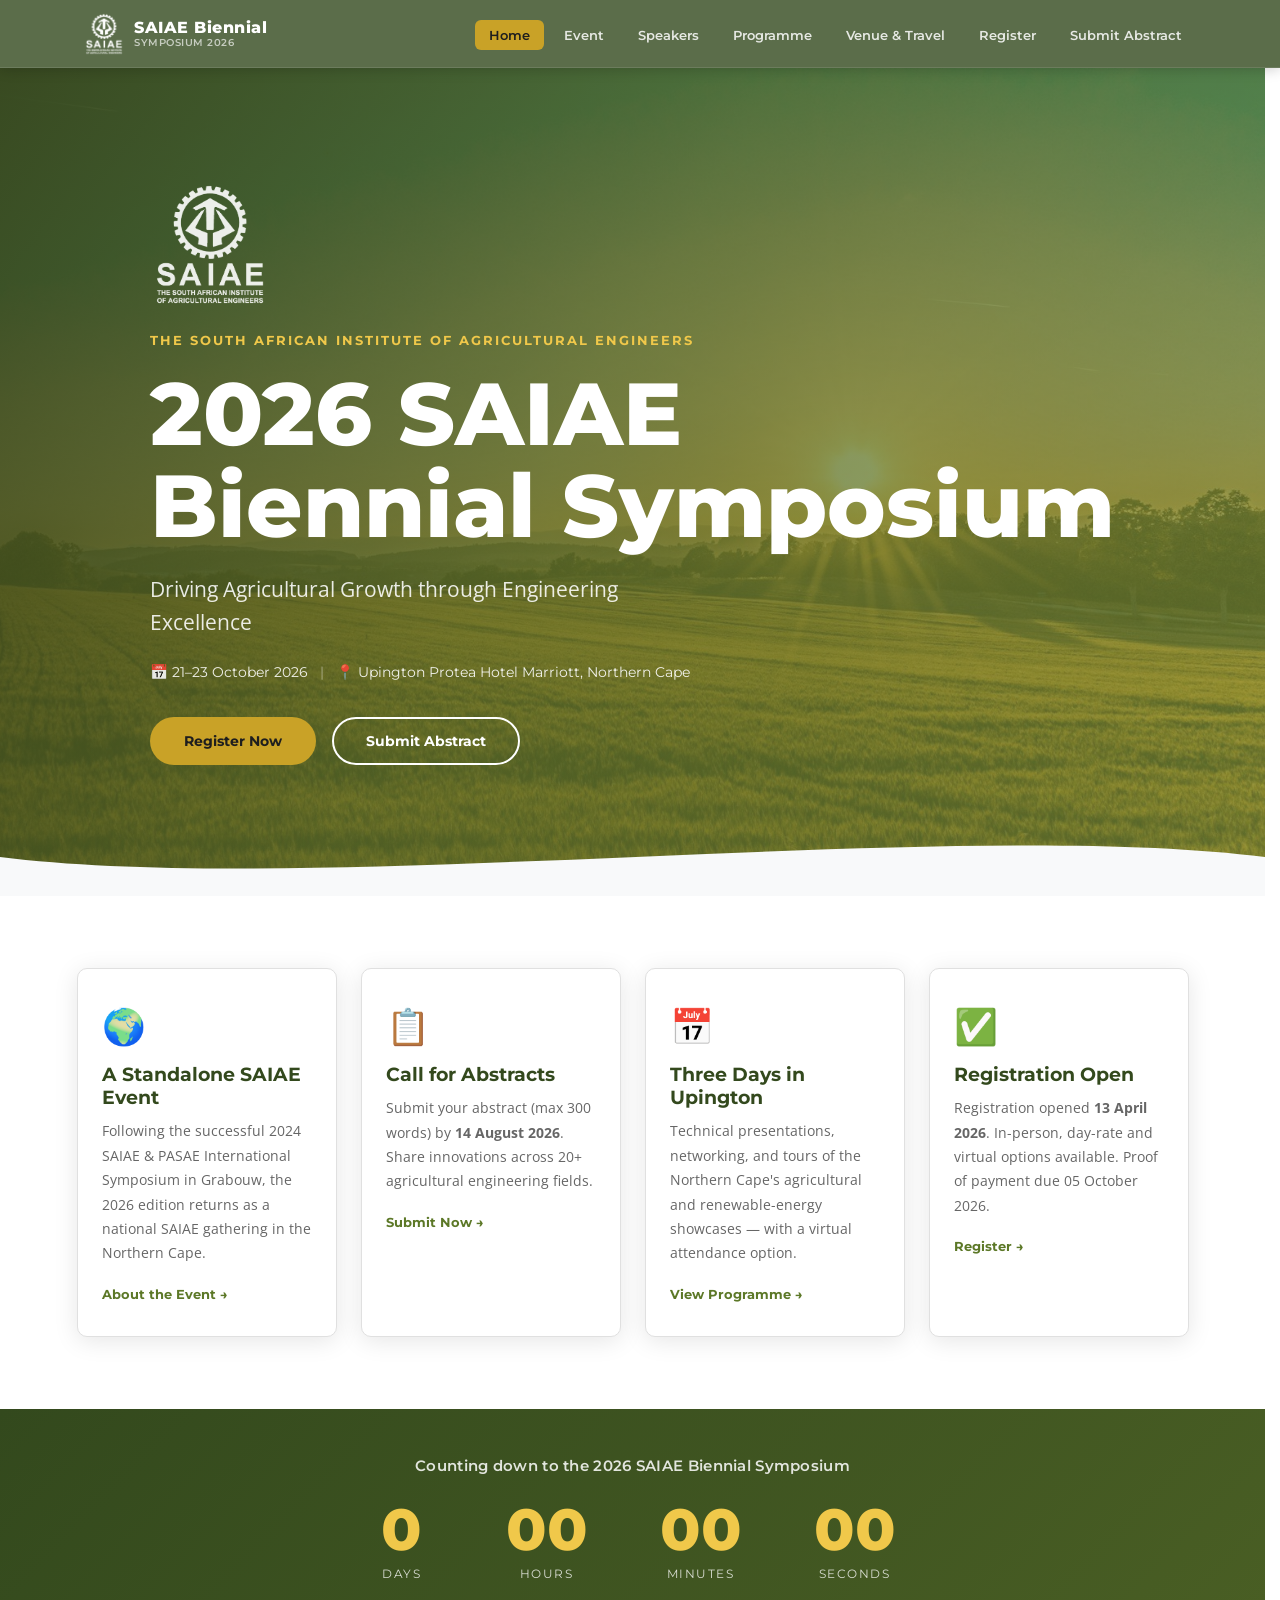
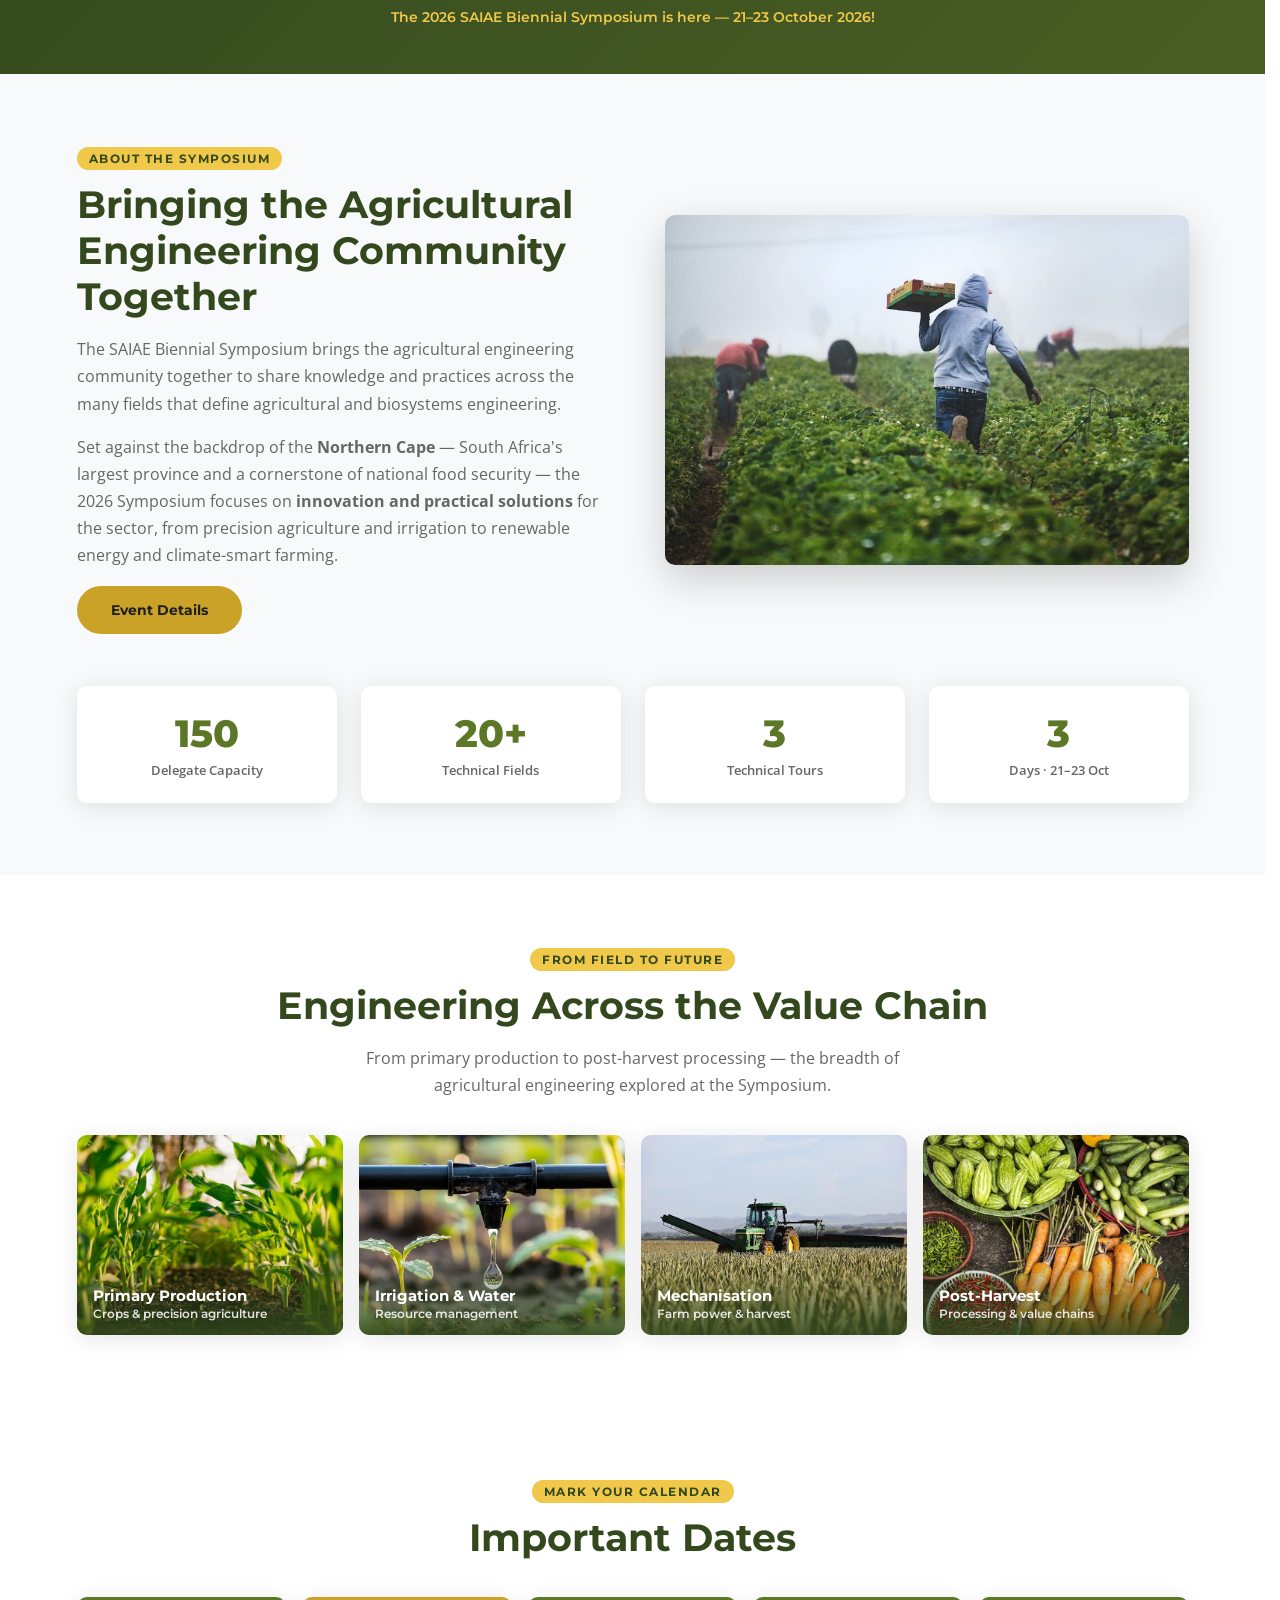
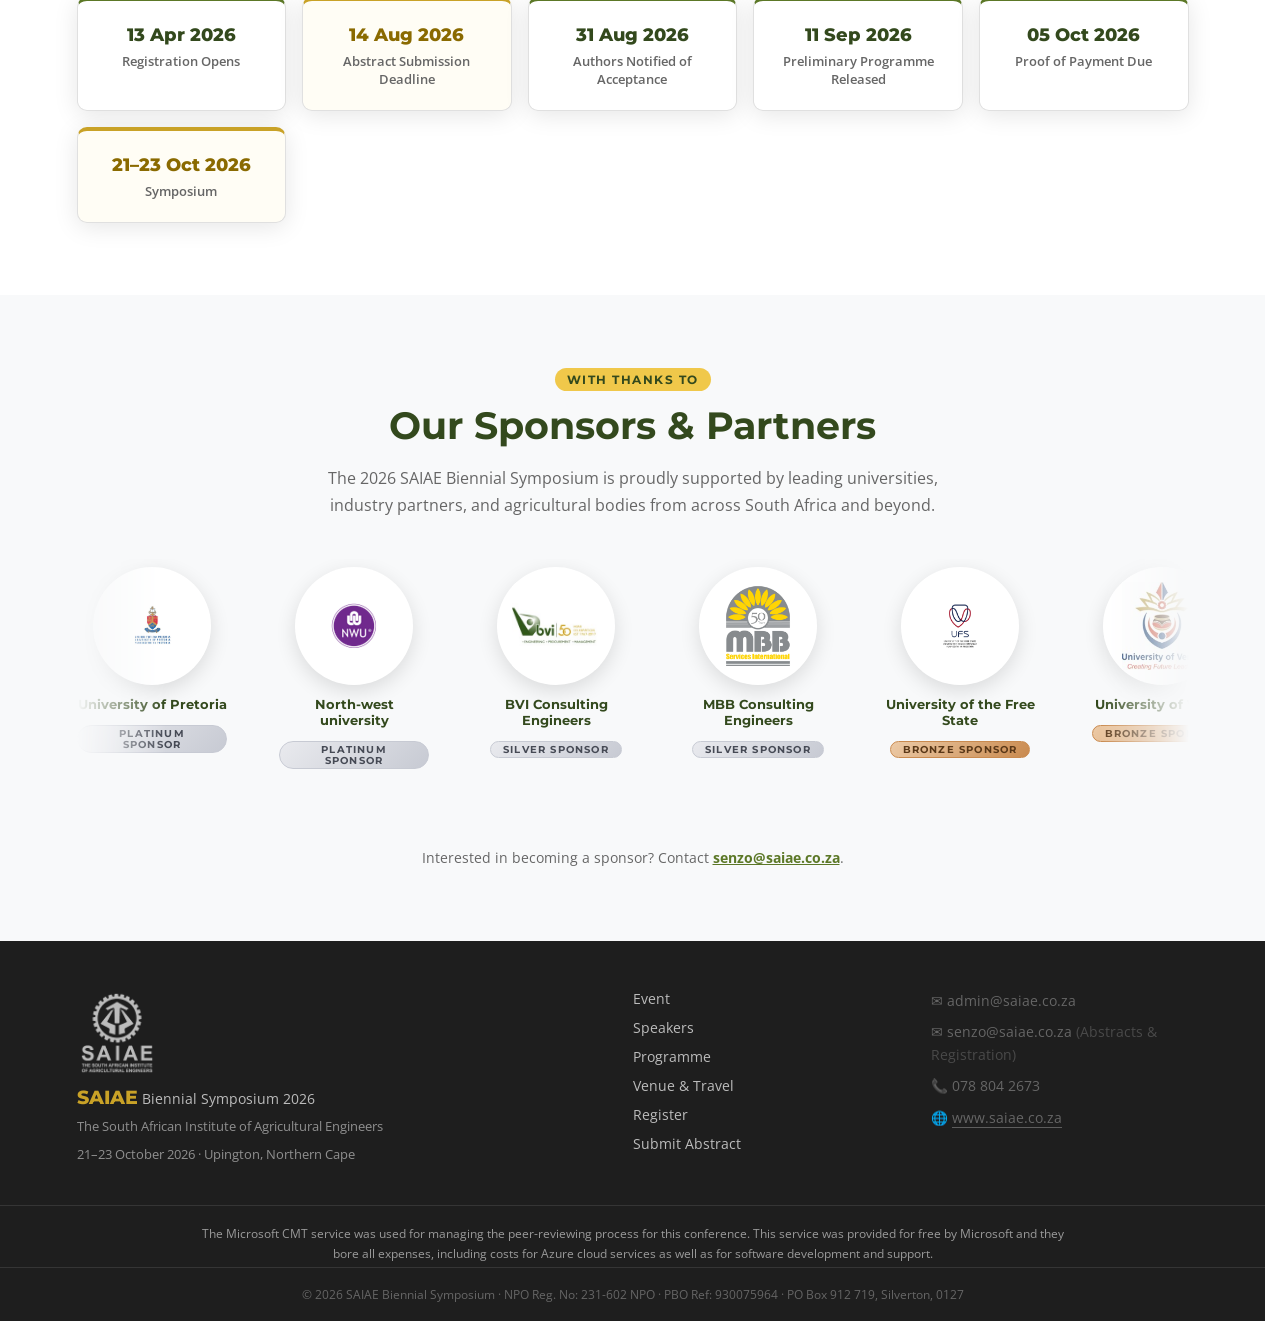
<file: index.html>
<!DOCTYPE html>
<html lang="en">
<head>
  <meta charset="UTF-8" />
  <meta name="viewport" content="width=device-width, initial-scale=1.0" />
  <title>2026 SAIAE Biennial Symposium — Upington, Northern Cape</title>
  <meta name="description" content="The 2026 SAIAE Biennial Symposium · 21–23 October 2026 · Upington Protea Hotel Marriott, Northern Cape · Driving Agricultural Growth through Engineering Excellence." />
  <link rel="stylesheet" href="css/styles.css" />
  <link rel="preconnect" href="https://fonts.googleapis.com" />
  <link rel="preconnect" href="https://fonts.gstatic.com" crossorigin />
  <link href="https://fonts.googleapis.com/css2?family=Montserrat:wght@400;600;700;800&family=Open+Sans:wght@400;600&display=swap" rel="stylesheet" />
</head>
<body>

  <!-- NAV -->
  <nav class="navbar">
    <div class="nav-inner container">
      <a href="index.html" class="nav-logo">
        <img src="images/saiae-logo-white.png" alt="SAIAE Logo" class="nav-logo-img" />
        <span class="nav-logo-text">SAIAE Biennial<small>Symposium 2026</small></span>
      </a>
      <button class="nav-toggle" aria-label="Toggle menu">&#9776;</button>
      <ul class="nav-links">
        <li><a href="index.html" class="active">Home</a></li>
        <li><a href="event.html">Event</a></li>
        <li><a href="speakers.html">Speakers</a></li>
        <li><a href="timetable.html">Programme</a></li>
        <li><a href="venue.html">Venue &amp; Travel</a></li>
        <li><a href="register.html">Register</a></li>
        <li><a href="abstract.html">Submit Abstract</a></li>
      </ul>
    </div>
  </nav>

  <!-- HERO BANNER -->
  <section class="hero">
    <div class="hero-overlay"></div>
    <div class="hero-content container">
      <img src="images/saiae-logo-white.png" alt="SAIAE Logo" class="hero-logo" />
      <p class="hero-tag">The South African Institute of Agricultural Engineers</p>
      <h1 class="hero-title">2026 SAIAE<br>Biennial Symposium</h1>
      <p class="hero-subtitle">Driving Agricultural Growth through Engineering Excellence</p>
      <div class="hero-meta">
        <span class="meta-item">&#128197; 21–23 October 2026</span>
        <span class="meta-divider">|</span>
        <span class="meta-item">&#128205; Upington Protea Hotel Marriott, Northern Cape</span>
      </div>
      <div class="hero-cta">
        <a href="register.html" class="btn btn-primary">Register Now</a>
        <a href="abstract.html" class="btn btn-outline">Submit Abstract</a>
      </div>
    </div>
    <div class="hero-wave">
      <svg viewBox="0 0 1440 80" preserveAspectRatio="none"><path d="M0,40 C360,80 1080,0 1440,40 L1440,80 L0,80 Z" fill="#f8f9fa"/></svg>
    </div>
  </section>

  <!-- QUICK INFO CARDS -->
  <section class="info-cards section">
    <div class="container cards-grid">
      <div class="card">
        <div class="card-icon">&#127757;</div>
        <h3>A Standalone SAIAE Event</h3>
        <p>Following the successful 2024 SAIAE &amp; PASAE International Symposium in Grabouw, the 2026 edition returns as a national SAIAE gathering in the Northern Cape.</p>
        <a href="event.html" class="card-link">About the Event &rarr;</a>
      </div>
      <div class="card">
        <div class="card-icon">&#128203;</div>
        <h3>Call for Abstracts</h3>
        <p>Submit your abstract (max 300 words) by <strong>14 August 2026</strong>. Share innovations across 20+ agricultural engineering fields.</p>
        <a href="abstract.html" class="card-link">Submit Now &rarr;</a>
      </div>
      <div class="card">
        <div class="card-icon">&#128197;</div>
        <h3>Three Days in Upington</h3>
        <p>Technical presentations, networking, and tours of the Northern Cape's agricultural and renewable-energy showcases — with a virtual attendance option.</p>
        <a href="timetable.html" class="card-link">View Programme &rarr;</a>
      </div>
      <div class="card">
        <div class="card-icon">&#9989;</div>
        <h3>Registration Open</h3>
        <p>Registration opened <strong>13 April 2026</strong>. In-person, day-rate and virtual options available. Proof of payment due 05 October 2026.</p>
        <a href="register.html" class="card-link">Register &rarr;</a>
      </div>
    </div>
  </section>

  <!-- LIVE COUNTDOWN -->
  <section class="countdown-band" aria-label="Countdown to the Symposium">
    <div class="container">
      <p class="countdown-label">Counting down to the 2026 SAIAE Biennial Symposium</p>
      <div class="countdown" id="countdown" data-target="2026-10-21T09:00:00+02:00">
        <div class="cd-unit"><span class="cd-num" id="cd-days">--</span><span class="cd-lbl">Days</span></div>
        <div class="cd-unit"><span class="cd-num" id="cd-hours">--</span><span class="cd-lbl">Hours</span></div>
        <div class="cd-unit"><span class="cd-num" id="cd-mins">--</span><span class="cd-lbl">Minutes</span></div>
        <div class="cd-unit"><span class="cd-num" id="cd-secs">--</span><span class="cd-lbl">Seconds</span></div>
      </div>
      <p class="countdown-sub" id="countdown-sub">21–23 October 2026 · Upington Protea Hotel Marriott, Northern Cape</p>
    </div>
  </section>

  <!-- ABOUT STRIP -->
  <section class="about-strip section bg-light">
    <div class="container about-inner">
      <div class="about-text">
        <span class="section-tag">About the Symposium</span>
        <h2>Bringing the Agricultural Engineering Community Together</h2>
        <p>The SAIAE Biennial Symposium brings the agricultural engineering community together to share knowledge and practices across the many fields that define agricultural and biosystems engineering.</p>
        <p>Set against the backdrop of the <strong>Northern Cape</strong> — South Africa's largest province and a cornerstone of national food security — the 2026 Symposium focuses on <strong>innovation and practical solutions</strong> for the sector, from precision agriculture and irrigation to renewable energy and climate-smart farming.</p>
        <a href="event.html" class="btn btn-primary">Event Details</a>
      </div>
      <div class="about-media">
        <img src="images/about-farm.jpg" alt="Agricultural workers harvesting crops in the field" loading="lazy" />
      </div>
    </div>
    <div class="container about-stats">
      <div class="stat"><span class="stat-number">150</span><span class="stat-label">Delegate Capacity</span></div>
      <div class="stat"><span class="stat-number">20+</span><span class="stat-label">Technical Fields</span></div>
      <div class="stat"><span class="stat-number">3</span><span class="stat-label">Technical Tours</span></div>
      <div class="stat"><span class="stat-number">3</span><span class="stat-label">Days · 21–23 Oct</span></div>
    </div>
  </section>

  <!-- AGRICULTURE GALLERY BAND -->
  <section class="section">
    <div class="container">
      <div style="text-align:center; margin-bottom:36px;">
        <span class="section-tag">From Field to Future</span>
        <h2 style="color:var(--green-dark);">Engineering Across the Value Chain</h2>
        <p style="max-width:600px; margin:8px auto 0;">From primary production to post-harvest processing — the breadth of agricultural engineering explored at the Symposium.</p>
      </div>
      <div class="gallery-grid">
        <figure class="gallery-item">
          <img src="images/gallery-crops.jpg" alt="Young crops growing in a field" loading="lazy" />
          <figcaption>Primary Production<small>Crops &amp; precision agriculture</small></figcaption>
        </figure>
        <figure class="gallery-item">
          <img src="images/WhatsApp Image 2026-07-08 at 4.08.55 PM.jpeg" alt="Farmer working in an irrigated field" loading="lazy" />
          <figcaption>Irrigation &amp; Water<small>Resource management</small></figcaption>
        </figure>
        <figure class="gallery-item">
          <img src="images/gallery-harvest.jpg" alt="Harvester working across farmland" loading="lazy" />
          <figcaption>Mechanisation<small>Farm power &amp; harvest</small></figcaption>
        </figure>
        <figure class="gallery-item">
          <img src="images/gallery-produce.jpg" alt="Fresh produce after harvest" loading="lazy" />
          <figcaption>Post-Harvest<small>Processing &amp; value chains</small></figcaption>
        </figure>
      </div>
    </div>
  </section>

  <!-- KEY DATES STRIP -->
  <section class="section">
    <div class="container">
      <div style="text-align:center; margin-bottom:36px;">
        <span class="section-tag">Mark Your Calendar</span>
        <h2 style="color:var(--green-dark);">Important Dates</h2>
      </div>
      <div class="dates-grid">
        <div class="date-item"><span class="date-when">13 Apr 2026</span><span class="date-what">Registration Opens</span></div>
        <div class="date-item highlight"><span class="date-when">14 Aug 2026</span><span class="date-what">Abstract Submission Deadline</span></div>
        <div class="date-item"><span class="date-when">31 Aug 2026</span><span class="date-what">Authors Notified of Acceptance</span></div>
        <div class="date-item"><span class="date-when">11 Sep 2026</span><span class="date-what">Preliminary Programme Released</span></div>
        <div class="date-item"><span class="date-when">05 Oct 2026</span><span class="date-what">Proof of Payment Due</span></div>
        <div class="date-item highlight"><span class="date-when">21–23 Oct 2026</span><span class="date-what">Symposium</span></div>
      </div>
    </div>
  </section>

  <!-- SPONSORS -->
  <section class="section bg-light">
    <div class="container">
      <div style="text-align:center; margin-bottom:8px;">
        <span class="section-tag">With Thanks To</span>
        <h2 style="color:var(--green-dark);">Our Sponsors &amp; Partners</h2>
        <p style="max-width:620px; margin:8px auto 0;">The 2026 SAIAE Biennial Symposium is proudly supported by leading universities, industry partners, and agricultural bodies from across South Africa and beyond.</p>
      </div>

      <div class="sponsor-marquee" aria-label="Our sponsors, scrolling">
        <div class="sponsor-track">
          <div class="sponsor-item">
            <div class="sponsor-logo"><img src="images/sponsors/university-of-pretoria.jpg" alt="University of Pretoria" /></div>
            <span class="sponsor-name">University of Pretoria</span>
            <span class="sponsor-tier-tag tier-platinum">Platinum Sponsor</span>
          </div>
           <div class="sponsor-item">
            <div class="sponsor-logo"><img src="images/sponsors/north-west-university.png" alt="North-west university" /></div>
            <span class="sponsor-name">North-west university</span>
            <span class="sponsor-tier-tag tier-platinum">Platinum Sponsor</span>
          </div>
           <div class="sponsor-item">
            <div class="sponsor-logo"><img src="images/sponsors/BVi logo 2.jfif" alt="BVI Consulting Engineers" /></div>
            <span class="sponsor-name">BVI Consulting Engineers</span>
            <span class="sponsor-tier-tag tier-platinum">Silver Sponsor</span>
          </div>
           <div class="sponsor-item">
            <div class="sponsor-logo"><img src="images/sponsors/MBB Consulting Engineers.png" alt="MBB Consulting Engineers" /></div>
            <span class="sponsor-name">MBB Consulting Engineers</span>
            <span class="sponsor-tier-tag tier-platinum">Silver Sponsor</span>
          </div>
          <div class="sponsor-item">
            <div class="sponsor-logo"><img src="images/sponsors/university-of-the-free-state.png" alt="University of the Free State" /></div>
            <span class="sponsor-name">University of the Free State</span>
            <span class="sponsor-tier-tag tier-bronze">Bronze Sponsor</span>
          </div>
           <div class="sponsor-item">
            <div class="sponsor-logo"><img src="images/sponsors/university-of-venda.jpg" alt="University of Venda" /></div>
            <span class="sponsor-name">University of Venda</span>
            <span class="sponsor-tier-tag tier-bronze">Bronze Sponsor</span>
          </div>
          <div class="sponsor-item">
            <div class="sponsor-logo"><img src="images/sponsors/university-of-kwazulu-natal.png" alt="University of KwaZulu-Natal" /></div>
            <span class="sponsor-name">University of KwaZulu-Natal</span>
            <span class="sponsor-tier-tag tier-bronze">Bronze Sponsor</span>
          </div>
          <div class="sponsor-item">
            <div class="sponsor-logo"><img src="images/sponsors/agricultural-research-council.jpg" alt="Agricultural Research Council" /></div>
            <span class="sponsor-name">Agricultural Research Council</span>
            <span class="sponsor-tier-tag tier-endorser">Endorser</span>
          </div>
          <div class="sponsor-item">
            <div class="sponsor-logo"><img src="images/sponsors/karsten-group.png" alt="Karsten Group" /></div>
            <span class="sponsor-name">Karsten Group</span>
            <span class="sponsor-tier-tag tier-endorser">Technical Tour Sponsor</span>
          </div>
          <div class="sponsor-item">
            <div class="sponsor-logo"><img src="images/sponsors/peppadew.png" alt="Peppadew (Pty) Ltd" /></div>
            <span class="sponsor-name">Peppadew (Pty) Ltd</span>
            <span class="sponsor-tier-tag tier-endorser">Endorser</span>
          </div>
          <div class="sponsor-item">
            <div class="sponsor-logo"><img src="images/sponsors/pan-african-society-agric-eng.jpg" alt="Pan African Society for Agricultural Engineering" /></div>
            <span class="sponsor-name">Pan African Society for Agricultural Engineering</span>
            <span class="sponsor-tier-tag tier-endorser">Endorser</span>
          </div>
          <div class="sponsor-item">
            <div class="sponsor-logo"><img src="images/sponsors/international-commission-agric-biosystems.jpg" alt="International Commission of Agricultural and Biosystems Engineering" /></div>
            <span class="sponsor-name">International Commission of Agricultural &amp; Biosystems Engineering</span>
            <span class="sponsor-tier-tag tier-endorser">Endorser</span>
          </div>
          <div class="sponsor-item">
            <div class="sponsor-logo"><img src="images/sponsors/sancold.jpg" alt="South African National Committee on Large Dams" /></div>
            <span class="sponsor-name">South African National Committee on Large Dams</span>
            <span class="sponsor-tier-tag tier-endorser">Endorser</span>
          </div>
          <div class="sponsor-item">
            <div class="sponsor-logo"><img src="images/sponsors/sa-sugar-technologists.jpg" alt="South African Sugar Technologists' Association" /></div>
            <span class="sponsor-name">South African Sugar Technologists' Association</span>
            <span class="sponsor-tier-tag tier-endorser">Endorser</span>
          </div>
          <div class="sponsor-item">
            <div class="sponsor-logo"><img src="images/sponsors/fort-cox-agriculture-forestry.png" alt="Fort Cox Agriculture and Forestry Institute" /></div>
            <span class="sponsor-name">Fort Cox Agriculture &amp; Forestry Institute</span>
            <span class="sponsor-tier-tag tier-endorser">Endorser</span>
          </div>
          <div class="sponsor-item">
            <div class="sponsor-logo"><img src="images/sponsors/engineers-without-borders-sa.png" alt="Engineers Without Borders South Africa" /></div>
            <span class="sponsor-name">Engineers Without Borders South Africa</span>
            <span class="sponsor-tier-tag tier-endorser">Endorser</span>
          </div>
          <div class="sponsor-item">
            <div class="sponsor-logo"><img src="images/sponsors/northern-cape-economic-development.png" alt="Northern Cape Economic Development, Trade and Investment Promotion Agency" /></div>
            <span class="sponsor-name">Northern Cape Economic Development, Trade &amp; Investment Promotion Agency</span>
            <span class="sponsor-tier-tag tier-endorser">Endorser</span>
          </div>
          <div class="sponsor-item">
            <div class="sponsor-logo"><img src="images/sponsors/sa-tourism.png" alt="SA Tourism" /></div>
            <span class="sponsor-name">SA Tourism</span>
            <span class="sponsor-tier-tag tier-endorser">Endorser</span>
          </div>
        </div>
      </div>

      <p style="text-align:center; margin-top:32px; font-size:.85rem; color:var(--text-muted);">Interested in becoming a sponsor? Contact <a href="mailto:senzo@saiae.co.za" style="color:var(--green-mid); font-weight:700;">senzo@saiae.co.za</a>.</p>
    </div>
  </section>

  <!-- FOOTER -->
  <footer class="footer">
    <div class="container footer-inner">
      <div class="footer-brand">
        <img src="images/saiae-logo-white.png" alt="SAIAE Logo" class="footer-logo-img" />
        <span class="logo-accent">SAIAE</span> Biennial Symposium 2026
        <p>The South African Institute of Agricultural Engineers</p>
        <p style="margin-top:6px;">21–23 October 2026 · Upington, Northern Cape</p>
      </div>
      <div class="footer-links">
        <a href="event.html">Event</a>
        <a href="speakers.html">Speakers</a>
        <a href="timetable.html">Programme</a>
        <a href="venue.html">Venue &amp; Travel</a>
        <a href="register.html">Register</a>
        <a href="abstract.html">Submit Abstract</a>
      </div>
      <div class="footer-contact">
        <p>&#9993; admin@saiae.co.za</p>
        <p>&#9993; senzo@saiae.co.za <span style="opacity:.6;">(Abstracts &amp; Registration)</span></p>
        <p>&#128222; 078 804 2673</p>
        <p>&#127760; <a href="https://saiae.co.za/" target="_blank" rel="noopener">www.saiae.co.za</a></p>
      </div>
    </div>
    <div class="footer-cmt">
        <p>The Microsoft CMT service was used for managing the peer-reviewing process for this conference. This service was provided for free by Microsoft and they bore all expenses, including costs for Azure cloud services as well as for software development and support.</p>
      </div>
      <div class="footer-bottom">
      <p>&copy; 2026 SAIAE Biennial Symposium · NPO Reg. No: 231-602 NPO · PBO Ref: 930075964 · PO Box 912 719, Silverton, 0127</p>
    </div>
  </footer>

  <script src="js/main.js"></script>

  <!-- Live countdown to the Symposium (inline so it never depends on a cached main.js) -->
  <script>
    (function () {
      var el = document.getElementById('countdown');
      if (!el) return;
      var target = new Date(el.getAttribute('data-target')).getTime();
      var dEl = document.getElementById('cd-days'),
          hEl = document.getElementById('cd-hours'),
          mEl = document.getElementById('cd-mins'),
          sEl = document.getElementById('cd-secs'),
          sub = document.getElementById('countdown-sub');
      var pad = function (n) { return (n < 10 ? '0' : '') + n; };
      var timer;
      function tick() {
        var diff = target - Date.now();
        if (diff <= 0) {
          dEl.textContent = '0'; hEl.textContent = '00'; mEl.textContent = '00'; sEl.textContent = '00';
          if (sub) sub.textContent = 'The 2026 SAIAE Biennial Symposium is here — 21–23 October 2026!';
          clearInterval(timer);
          return;
        }
        dEl.textContent = Math.floor(diff / 86400000);
        hEl.textContent = pad(Math.floor((diff % 86400000) / 3600000));
        mEl.textContent = pad(Math.floor((diff % 3600000) / 60000));
        sEl.textContent = pad(Math.floor((diff % 60000) / 1000));
      }
      tick();
      timer = setInterval(tick, 1000);
    })();
  </script>
</body>
</html>
</file>
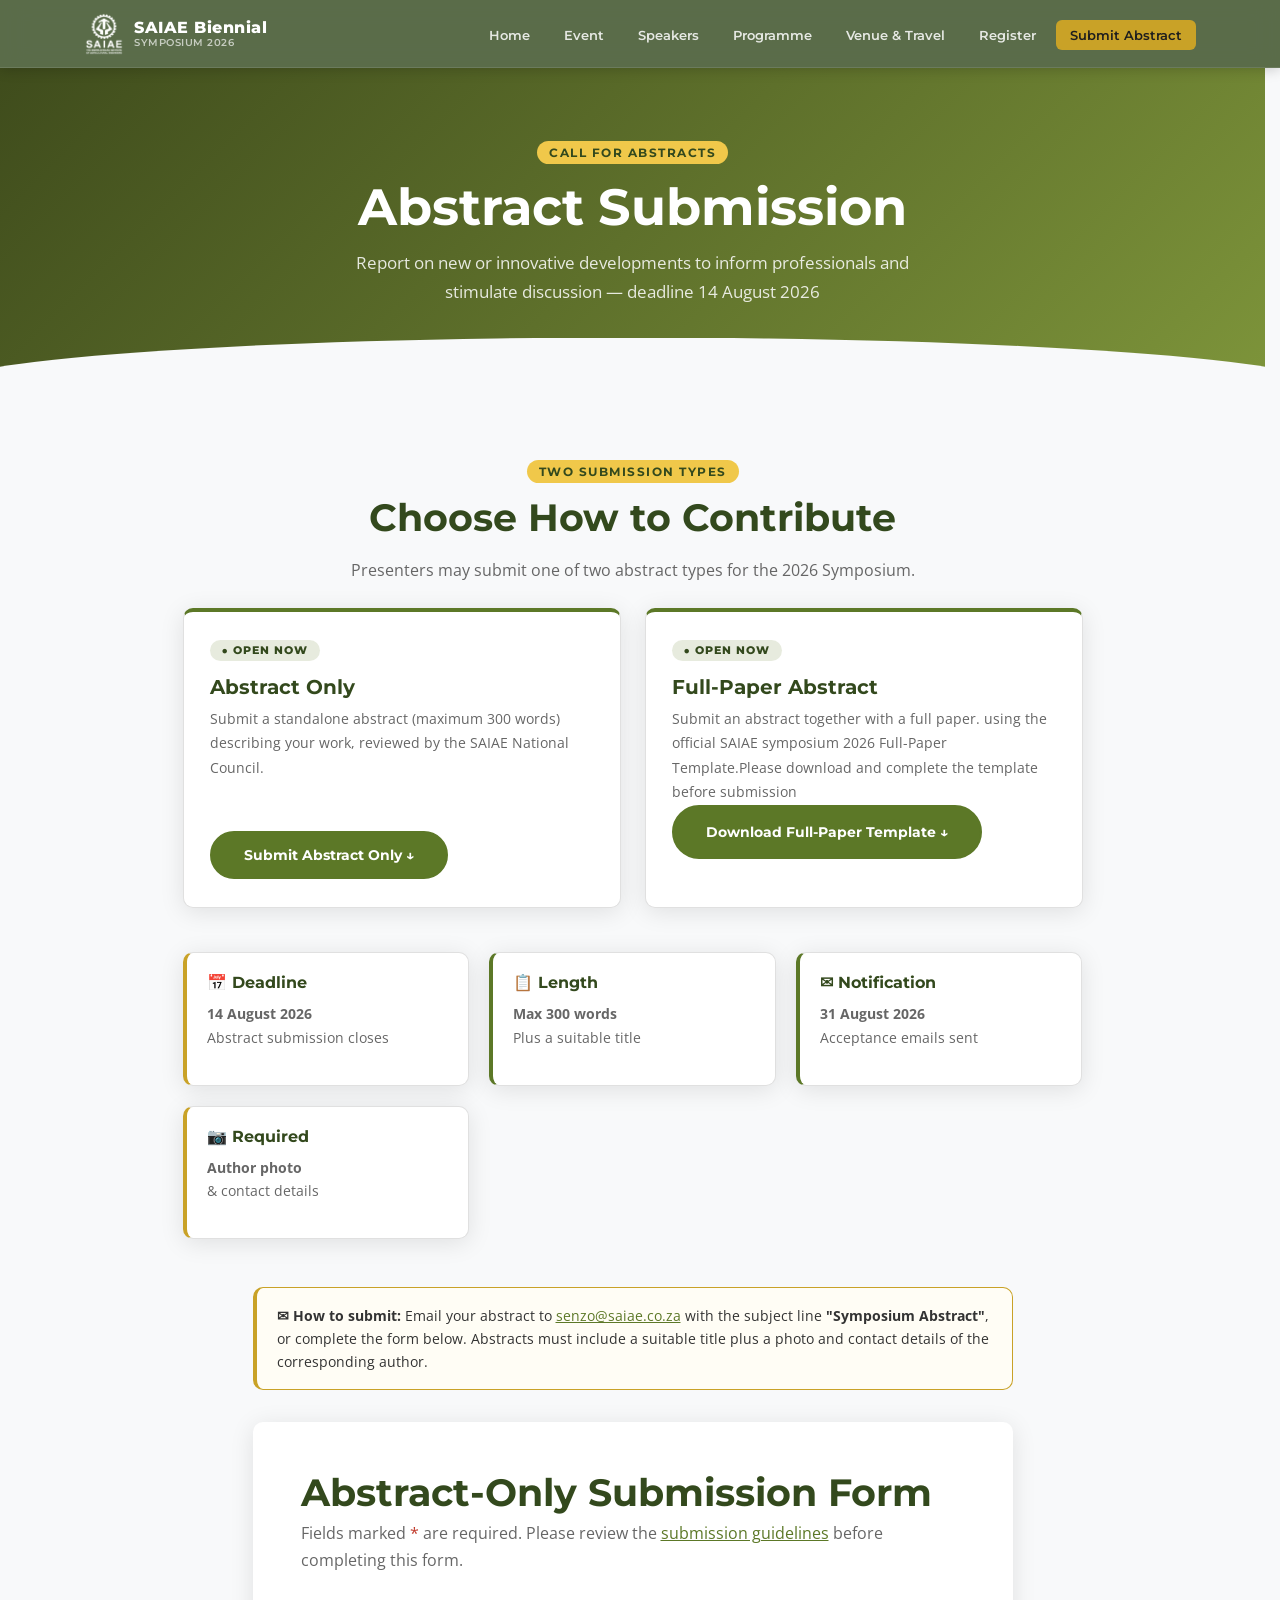
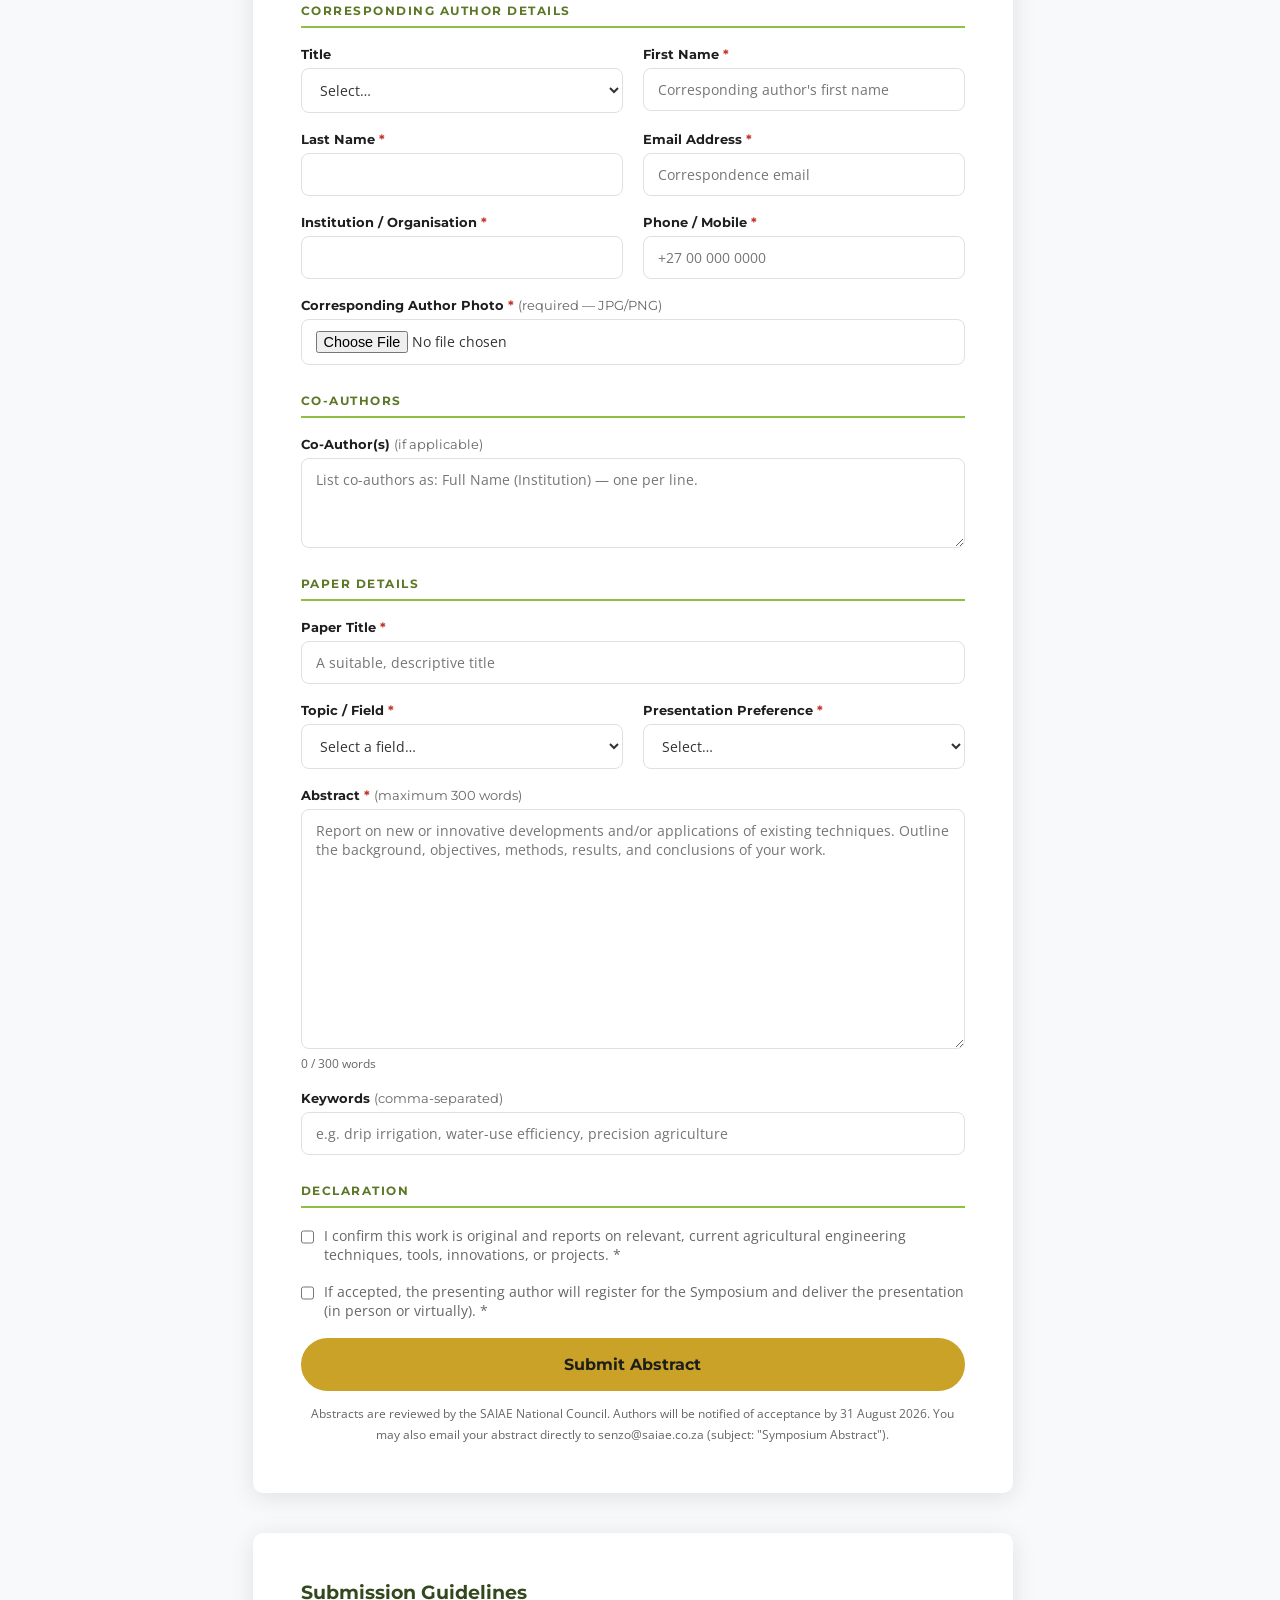
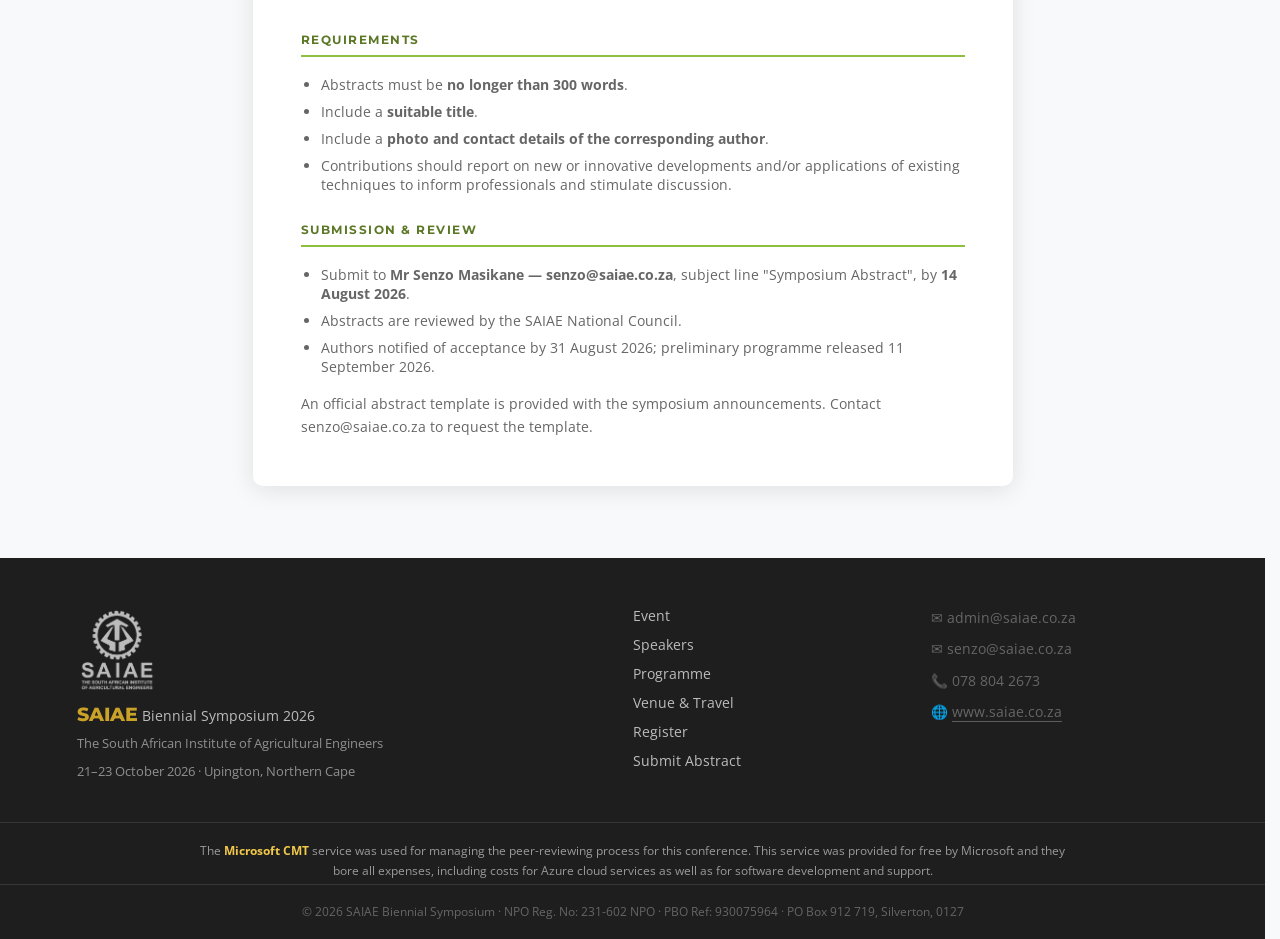
<file: abstract.html>
<!DOCTYPE html>
<html lang="en">
<head>
  <meta charset="UTF-8" />
  <meta name="viewport" content="width=device-width, initial-scale=1.0" />
  <title>Submit Abstract — 2026 SAIAE Biennial Symposium</title>
  <link rel="stylesheet" href="css/styles.css" />
  <link href="https://fonts.googleapis.com/css2?family=Montserrat:wght@400;600;700;800&family=Open+Sans:wght@400;600&display=swap" rel="stylesheet" />
</head>
<body class="form-page">

  <nav class="navbar">
    <div class="nav-inner container">
      <a href="index.html" class="nav-logo">
        <img src="images/saiae-logo-white.png" alt="SAIAE Logo" class="nav-logo-img" />
        <span class="nav-logo-text">SAIAE Biennial<small>Symposium 2026</small></span>
      </a>
      <button class="nav-toggle" aria-label="Toggle menu">&#9776;</button>
      <ul class="nav-links">
        <li><a href="index.html">Home</a></li>
        <li><a href="event.html">Event</a></li>
        <li><a href="speakers.html">Speakers</a></li>
        <li><a href="timetable.html">Programme</a></li>
        <li><a href="venue.html">Venue &amp; Travel</a></li>
        <li><a href="register.html">Register</a></li>
        <li><a href="abstract.html" class="active">Submit Abstract</a></li>
      </ul>
    </div>
  </nav>

  <section class="page-hero">
    <div class="container">
      <span class="section-tag">Call for Abstracts</span>
      <h1>Abstract Submission</h1>
      <p>Report on new or innovative developments to inform professionals and stimulate discussion — deadline 14 August 2026</p>
    </div>
  </section>

  <section class="section">
    <div class="container">

      <!-- SUBMISSION TYPES -->
      <div style="max-width:900px; margin:0 auto 44px;">
        <div style="text-align:center; margin-bottom:24px;">
          <span class="section-tag">Two Submission Types</span>
          <h2 style="color:var(--green-dark);">Choose How to Contribute</h2>
          <p style="max-width:640px; margin:8px auto 0;">Presenters may submit one of two abstract types for the 2026 Symposium.</p>
        </div>
        <div class="submit-types">
          <div class="submit-type available">
            <span class="submit-type-badge badge-open">&#9679; Open Now</span>
            <h3>Abstract Only</h3>
            <p>Submit a standalone abstract (maximum 300 words) describing your work, reviewed by the SAIAE National Council.</p>
            <a href="#abstract-only" class="btn btn-green">Submit Abstract Only &darr;</a>
          </div>
          <div class="submit-type available">
            <span class="submit-type-badge badge-open">&#9679; Open Now</span>
            <h3>Full-Paper Abstract</h3>
            <p>Submit an abstract together with a full paper. using the official SAIAE symposium 2026 Full-Paper Template.Please download and complete the template before submission<a
                href="documents/SAIAE Symposium Call for Full Papers Form_2026.docx"
      class="btn btn-green"
      download
    >
      Download Full-Paper Template &darr;
    </a></p>
          </div>
        </div>
      </div>

      <!-- Guidelines strip -->
      <div style="display:grid; grid-template-columns:repeat(auto-fit,minmax(220px,1fr)); gap:20px; max-width:900px; margin:0 auto 48px; ">
        <div class="card" style="padding:20px; border-left:4px solid var(--gold);">
          <h3 style="color:var(--green-dark); font-size:1rem;">&#128197; Deadline</h3>
          <p style="font-size:.85rem; margin-top:6px;"><strong>14 August 2026</strong><br>Abstract submission closes</p>
        </div>
        <div class="card" style="padding:20px; border-left:4px solid var(--green-mid);">
          <h3 style="color:var(--green-dark); font-size:1rem;">&#128203; Length</h3>
          <p style="font-size:.85rem; margin-top:6px;"><strong>Max 300 words</strong><br>Plus a suitable title</p>
        </div>
        <div class="card" style="padding:20px; border-left:4px solid var(--green-mid);">
          <h3 style="color:var(--green-dark); font-size:1rem;">&#9993; Notification</h3>
          <p style="font-size:.85rem; margin-top:6px;"><strong>31 August 2026</strong><br>Acceptance emails sent</p>
        </div>
        <div class="card" style="padding:20px; border-left:4px solid var(--gold);">
          <h3 style="color:var(--green-dark); font-size:1rem;">&#128247; Required</h3>
          <p style="font-size:.85rem; margin-top:6px;"><strong>Author photo</strong><br>&amp; contact details</p>
        </div>
      </div>

      <!-- Email submission notice -->
      <div class="notice-box" style="max-width:760px; margin:0 auto 32px;">
        <strong>&#9993; How to submit:</strong> Email your abstract to <a href="mailto:senzo@saiae.co.za?subject=Symposium%20Abstract">senzo@saiae.co.za</a> with the subject line <strong>"Symposium Abstract"</strong>, or complete the form below. Abstracts must include a suitable title plus a photo and contact details of the corresponding author.
      </div>

      <div class="form-wrap" id="abstract-only">
        <h2 style="color:var(--green-dark); margin-bottom:4px;">Abstract-Only Submission Form</h2>
        <p style="margin-bottom:8px;">Fields marked <span style="color:#c0392b;">*</span> are required. Please review the <a href="#guidelines" style="color:var(--green-mid);">submission guidelines</a> before completing this form.</p>

        <!-- Submissions are delivered by FormSubmit (https://formsubmit.co) — no backend required.
             multipart/form-data lets the corresponding-author photo be sent as an attachment. -->
        <form id="abstractForm" action="https://formsubmit.co/senzo@saiae.co.za" method="POST" enctype="multipart/form-data" data-type="abstract" novalidate>
          <!-- FormSubmit configuration -->
          <input type="hidden" name="_subject" value="New Abstract Submission (Abstract Only) — 2026 SAIAE" />
          <input type="hidden" name="submissionType" value="Abstract Only" />
          <!-- Auto-acknowledgement emailed to the author; SAIAE then accepts/reviews manually -->
          <input type="hidden" name="_autoresponse" value="Thank you for submitting your abstract to the 2026 SAIAE Biennial Symposium (21-23 October 2026, Upington, Northern Cape). We have received your submission. The SAIAE National Council will review it and notify you of the outcome by 31 August 2026. For any queries, contact senzo@saiae.co.za. - The South African Institute of Agricultural Engineers (SAIAE)" />
          <input type="hidden" name="_template" value="table" />
          <input type="hidden" name="_captcha" value="false" />
          <input type="hidden" name="_next" value="" />
          <input type="text" name="_honey" style="display:none" tabindex="-1" autocomplete="off" />

          <div class="form-section-title">Corresponding Author Details</div>
          <div class="form-row">
            <div class="form-group">
              <label>Title</label>
              <select name="title">
                <option value="">Select…</option>
                <option>Mr</option><option>Ms</option><option>Mrs</option>
                <option>Dr</option><option>Prof</option><option>Eng</option>
              </select>
            </div>
            <div class="form-group">
              <label>First Name <span class="req">*</span></label>
              <input type="text" name="firstName" placeholder="Corresponding author's first name" required />
            </div>
          </div>
          <div class="form-row">
            <div class="form-group">
              <label>Last Name <span class="req">*</span></label>
              <input type="text" name="lastName" required />
            </div>
            <div class="form-group">
              <label>Email Address <span class="req">*</span></label>
              <input type="email" name="email" placeholder="Correspondence email" required />
            </div>
          </div>
          <div class="form-row">
            <div class="form-group">
              <label>Institution / Organisation <span class="req">*</span></label>
              <input type="text" name="institution" required />
            </div>
            <div class="form-group">
              <label>Phone / Mobile <span class="req">*</span></label>
              <input type="tel" name="phone" placeholder="+27 00 000 0000" required />
            </div>
          </div>
          <div class="form-group">
            <label>Corresponding Author Photo <span class="req">*</span> <span style="font-weight:400; color:var(--text-muted);">(required — JPG/PNG)</span></label>
            <input type="file" name="authorPhoto" accept="image/*" required />
          </div>

          <div class="form-section-title">Co-Authors</div>
          <div class="form-group">
            <label>Co-Author(s) <span style="font-weight:400; color:var(--text-muted);">(if applicable)</span></label>
            <textarea name="coAuthors" placeholder="List co-authors as: Full Name (Institution) — one per line." style="min-height:90px;"></textarea>
          </div>

          <div class="form-section-title">Paper Details</div>
          <div class="form-group">
            <label>Paper Title <span class="req">*</span></label>
            <input type="text" name="paperTitle" placeholder="A suitable, descriptive title" required />
          </div>
          <div class="form-row">
            <div class="form-group">
              <label>Topic / Field <span class="req">*</span></label>
              <select name="track" required>
                <option value="">Select a field…</option>
                <option>4th Industrial Revolution</option>
                <option>Agricultural Mechanization</option>
                <option>Aquaculture &amp; Hydroponics</option>
                <option>Circular Economy</option>
                <option>Climate Change</option>
                <option>Energy Management</option>
                <option>Farm Road Design</option>
                <option>Food Engineering &amp; Post-Harvest Management</option>
                <option>Food &amp; Fibre Production Processing</option>
                <option>General Conditions of Contract</option>
                <option>Hydrology &amp; Dams</option>
                <option>Irrigation</option>
                <option>Livestock Water</option>
                <option>Packaging &amp; Packing Facilities</option>
                <option>Precision Agriculture</option>
                <option>Primary Production</option>
                <option>Renewable Energy</option>
                <option>Soil Conservation</option>
                <option>Structural Engineering</option>
                <option>Subsurface Drainage Systems in Agriculture</option>
                <option>Water Supply &amp; Water Resource Management</option>
                <option>Other</option>
              </select>
            </div>
            <div class="form-group">
              <label>Presentation Preference <span class="req">*</span></label>
              <select name="presentationType" required>
                <option value="">Select…</option>
                <option value="oral">Oral Presentation</option>
                <option value="poster">Poster Presentation</option>
                <option value="virtual">Virtual / Online Presentation</option>
                <option value="either">Either (author's preference)</option>
              </select>
            </div>
          </div>

          <div class="form-group">
            <label>Abstract <span class="req">*</span> <span style="font-weight:400; color:var(--text-muted);">(maximum 300 words)</span></label>
            <textarea name="abstract" id="abstractText" placeholder="Report on new or innovative developments and/or applications of existing techniques. Outline the background, objectives, methods, results, and conclusions of your work." style="min-height:240px;" required></textarea>
            <span style="font-size:.75rem; color:var(--text-muted);" id="wordCount">0 / 300 words</span>
          </div>

          <div class="form-group">
            <label>Keywords <span style="font-weight:400; color:var(--text-muted);">(comma-separated)</span></label>
            <input type="text" name="keywords" placeholder="e.g. drip irrigation, water-use efficiency, precision agriculture" />
          </div>

          <div class="form-section-title">Declaration</div>
          <div class="form-check">
            <input type="checkbox" id="original" name="original" required />
            <label for="original">I confirm this work is original and reports on relevant, current agricultural engineering techniques, tools, innovations, or projects. <span class="req">*</span></label>
          </div>
          <div class="form-check">
            <input type="checkbox" id="present" name="present" required />
            <label for="present">If accepted, the presenting author will register for the Symposium and deliver the presentation (in person or virtually). <span class="req">*</span></label>
          </div>

          <div class="form-submit">
            <button type="submit" class="btn btn-primary">Submit Abstract</button>
          </div>
          <p class="form-note">Abstracts are reviewed by the SAIAE National Council. Authors will be notified of acceptance by 31 August 2026. You may also email your abstract directly to senzo@saiae.co.za (subject: "Symposium Abstract").</p>
        </form>
      </div>

      <!-- Guidelines -->
      <div id="guidelines" class="form-wrap" style="margin-top:40px;">
        <h3 style="color:var(--green-dark); margin-bottom:16px;">Submission Guidelines</h3>
        <div class="form-section-title">Requirements</div>
        <ul style="padding-left:20px; margin-bottom:16px;">
          <li style="margin-bottom:8px; color:var(--text-muted); font-size:.9rem;">Abstracts must be <strong>no longer than 300 words</strong>.</li>
          <li style="margin-bottom:8px; color:var(--text-muted); font-size:.9rem;">Include a <strong>suitable title</strong>.</li>
          <li style="margin-bottom:8px; color:var(--text-muted); font-size:.9rem;">Include a <strong>photo and contact details of the corresponding author</strong>.</li>
          <li style="margin-bottom:8px; color:var(--text-muted); font-size:.9rem;">Contributions should report on new or innovative developments and/or applications of existing techniques to inform professionals and stimulate discussion.</li>
        </ul>
        <div class="form-section-title">Submission &amp; Review</div>
        <ul style="padding-left:20px; margin-bottom:16px;">
          <li style="margin-bottom:8px; color:var(--text-muted); font-size:.9rem;">Submit to <strong>Mr Senzo Masikane — senzo@saiae.co.za</strong>, subject line "Symposium Abstract", by <strong>14 August 2026</strong>.</li>
          <li style="margin-bottom:8px; color:var(--text-muted); font-size:.9rem;">Abstracts are reviewed by the SAIAE National Council.</li>
          <li style="margin-bottom:8px; color:var(--text-muted); font-size:.9rem;">Authors notified of acceptance by 31 August 2026; preliminary programme released 11 September 2026.</li>
        </ul>
        <p style="font-size:.85rem; color:var(--text-muted);">An official abstract template is provided with the symposium announcements. Contact senzo@saiae.co.za to request the template.</p>
      </div>

    </div>
  </section>

  <footer class="footer">
    <div class="container footer-inner">
      <div class="footer-brand"><img src="images/saiae-logo-white.png" alt="SAIAE Logo" class="footer-logo-img" /><span class="logo-accent">SAIAE</span> Biennial Symposium 2026<p>The South African Institute of Agricultural Engineers</p><p style="margin-top:6px;">21–23 October 2026 · Upington, Northern Cape</p></div>
      <div class="footer-links">
        <a href="event.html">Event</a><a href="speakers.html">Speakers</a>
        <a href="timetable.html">Programme</a><a href="venue.html">Venue &amp; Travel</a>
        <a href="register.html">Register</a><a href="abstract.html">Submit Abstract</a>
      </div>
      <div class="footer-contact"><p>&#9993; admin@saiae.co.za</p><p>&#9993; senzo@saiae.co.za</p><p>&#128222; 078 804 2673</p><p>&#127760; <a href="https://saiae.co.za/" target="_blank" rel="noopener">www.saiae.co.za</a></p></div>
    </div>
    <div class="footer-cmt">
        <p>The <strong>Microsoft CMT</strong> service was used for managing the peer-reviewing process for this conference. This service was provided for free by Microsoft and they bore all expenses, including costs for Azure cloud services as well as for software development and support.</p>
      </div>
      <div class="footer-bottom"><p>&copy; 2026 SAIAE Biennial Symposium · NPO Reg. No: 231-602 NPO · PBO Ref: 930075964 · PO Box 912 719, Silverton, 0127</p></div>
  </footer>

  <script src="js/main.js"></script>
</body>
</html>
</file>
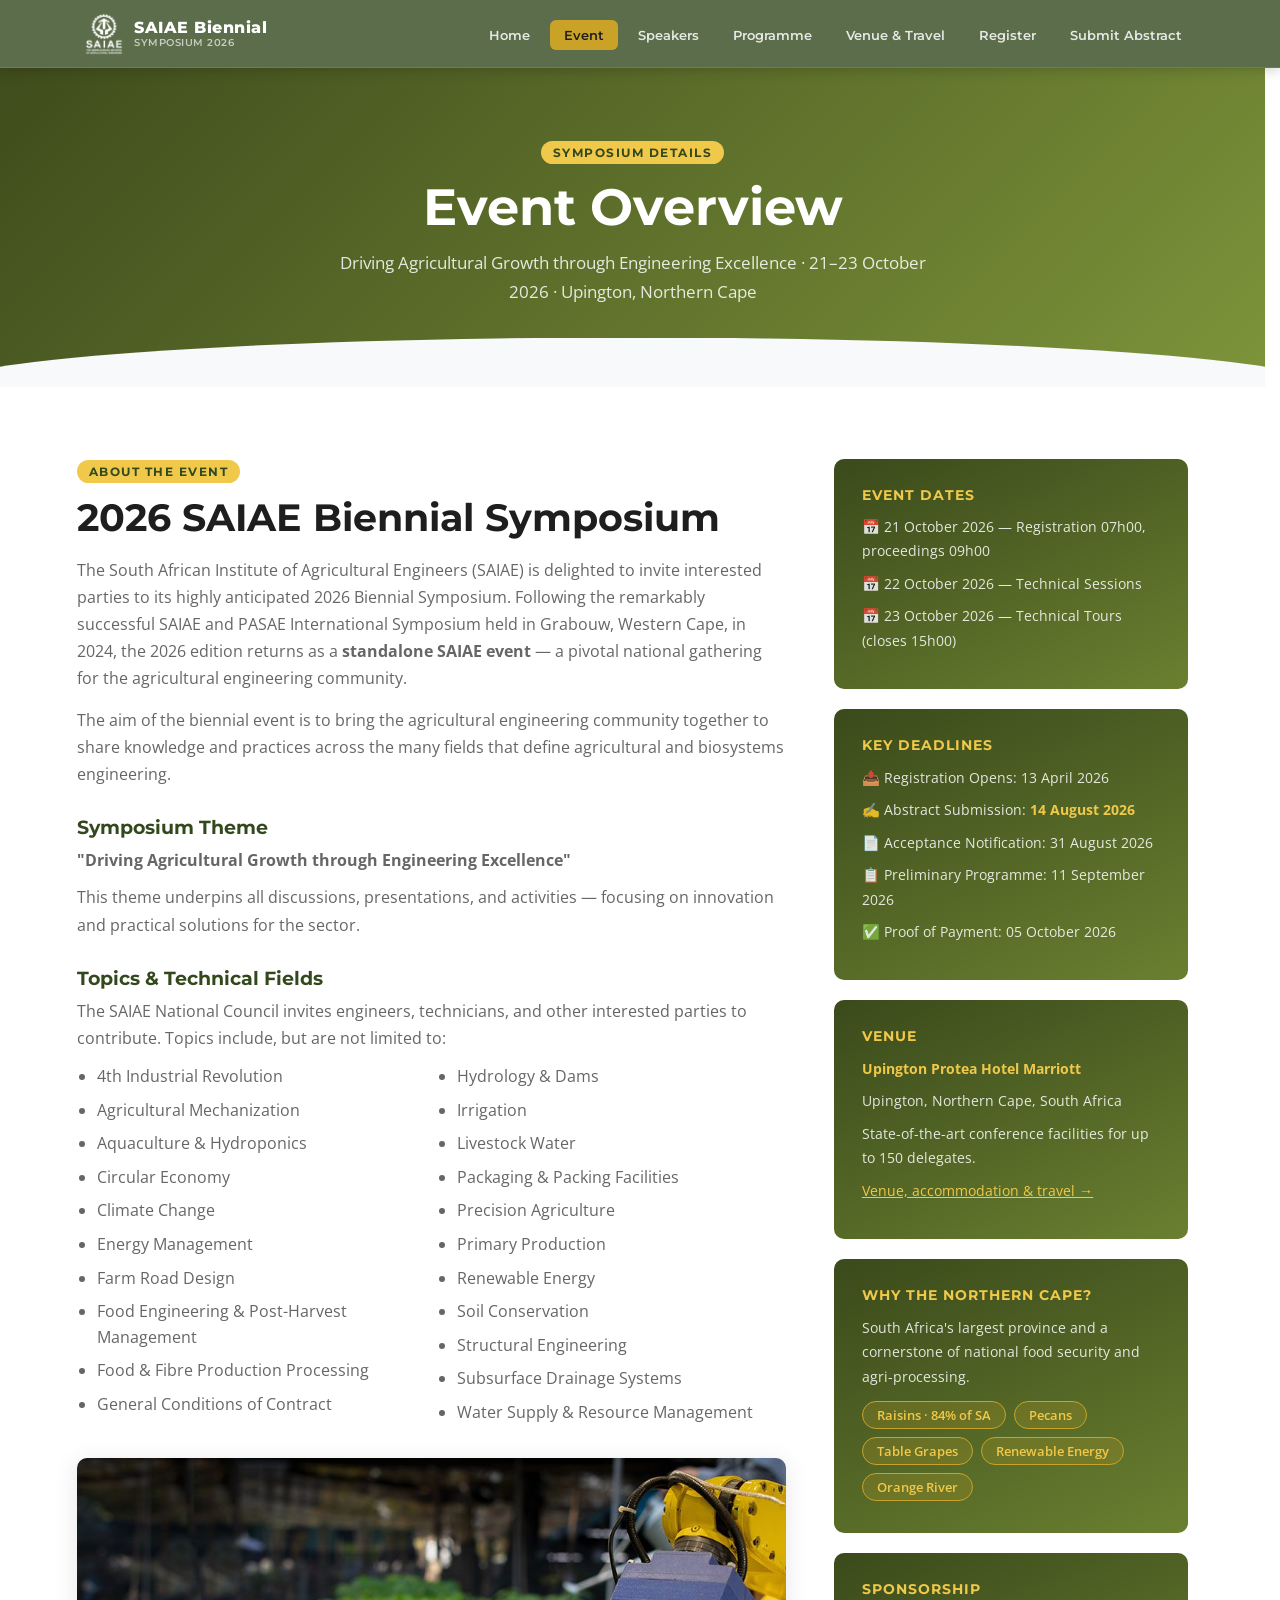
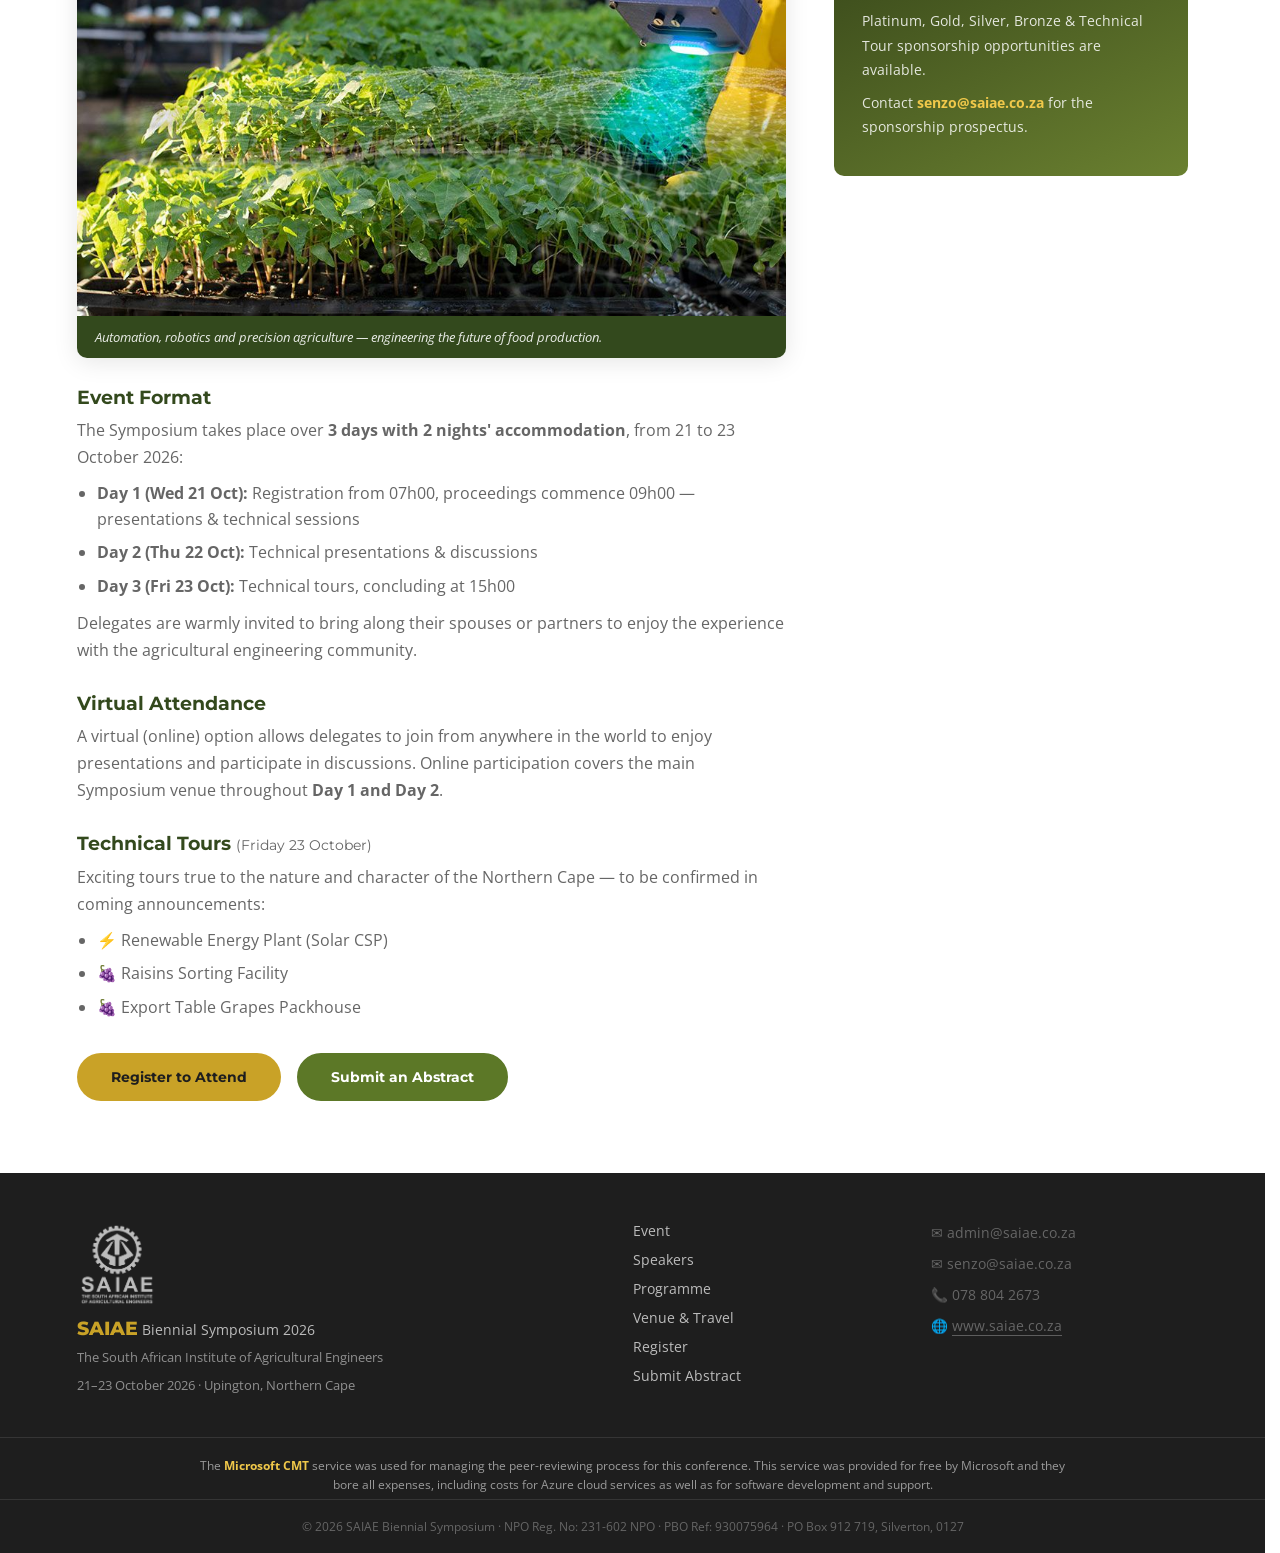
<file: event.html>
<!DOCTYPE html>
<html lang="en">
<head>
  <meta charset="UTF-8" />
  <meta name="viewport" content="width=device-width, initial-scale=1.0" />
  <title>Event Details — 2026 SAIAE Biennial Symposium</title>
  <link rel="stylesheet" href="css/styles.css" />
  <link href="https://fonts.googleapis.com/css2?family=Montserrat:wght@400;600;700;800&family=Open+Sans:wght@400;600&display=swap" rel="stylesheet" />
</head>
<body>

  <nav class="navbar">
    <div class="nav-inner container">
      <a href="index.html" class="nav-logo">
        <img src="images/saiae-logo-white.png" alt="SAIAE Logo" class="nav-logo-img" />
        <span class="nav-logo-text">SAIAE Biennial<small>Symposium 2026</small></span>
      </a>
      <button class="nav-toggle" aria-label="Toggle menu">&#9776;</button>
      <ul class="nav-links">
        <li><a href="index.html">Home</a></li>
        <li><a href="event.html" class="active">Event</a></li>
        <li><a href="speakers.html">Speakers</a></li>
        <li><a href="timetable.html">Programme</a></li>
        <li><a href="venue.html">Venue &amp; Travel</a></li>
        <li><a href="register.html">Register</a></li>
        <li><a href="abstract.html">Submit Abstract</a></li>
      </ul>
    </div>
  </nav>

  <section class="page-hero">
    <div class="container">
      <span class="section-tag">Symposium Details</span>
      <h1>Event Overview</h1>
      <p>Driving Agricultural Growth through Engineering Excellence · 21–23 October 2026 · Upington, Northern Cape</p>
    </div>
  </section>

  <section class="section">
    <div class="container event-grid">

      <div class="event-body">
        <span class="section-tag">About the Event</span>
        <h2>2026 SAIAE Biennial Symposium</h2>
        <p>The South African Institute of Agricultural Engineers (SAIAE) is delighted to invite interested parties to its highly anticipated 2026 Biennial Symposium. Following the remarkably successful SAIAE and PASAE International Symposium held in Grabouw, Western Cape, in 2024, the 2026 edition returns as a <strong>standalone SAIAE event</strong> — a pivotal national gathering for the agricultural engineering community.</p>
        <p style="margin-top:14px;">The aim of the biennial event is to bring the agricultural engineering community together to share knowledge and practices across the many fields that define agricultural and biosystems engineering.</p>

        <h3>Symposium Theme</h3>
        <p><strong>"Driving Agricultural Growth through Engineering Excellence"</strong></p>
        <p style="margin-top:10px;">This theme underpins all discussions, presentations, and activities — focusing on innovation and practical solutions for the sector.</p>

        <h3>Topics &amp; Technical Fields</h3>
        <p style="margin-bottom:12px;">The SAIAE National Council invites engineers, technicians, and other interested parties to contribute. Topics include, but are not limited to:</p>
        <ul class="topic-columns">
          <li>4th Industrial Revolution</li>
          <li>Agricultural Mechanization</li>
          <li>Aquaculture &amp; Hydroponics</li>
          <li>Circular Economy</li>
          <li>Climate Change</li>
          <li>Energy Management</li>
          <li>Farm Road Design</li>
          <li>Food Engineering &amp; Post-Harvest Management</li>
          <li>Food &amp; Fibre Production Processing</li>
          <li>General Conditions of Contract</li>
          <li>Hydrology &amp; Dams</li>
          <li>Irrigation</li>
          <li>Livestock Water</li>
          <li>Packaging &amp; Packing Facilities</li>
          <li>Precision Agriculture</li>
          <li>Primary Production</li>
          <li>Renewable Energy</li>
          <li>Soil Conservation</li>
          <li>Structural Engineering</li>
          <li>Subsurface Drainage Systems</li>
          <li>Water Supply &amp; Resource Management</li>
        </ul>

        <figure class="feature-img">
          <img src="images/gallery-automation.jpg" alt="Robotic arm tending seedlings in a smart-farming greenhouse" loading="lazy" />
          <figcaption>Automation, robotics and precision agriculture — engineering the future of food production.</figcaption>
        </figure>

        <h3>Event Format</h3>
        <p>The Symposium takes place over <strong>3 days with 2 nights' accommodation</strong>, from 21 to 23 October 2026:</p>
        <ul style="margin-top:10px;">
          <li><strong>Day 1 (Wed 21 Oct):</strong> Registration from 07h00, proceedings commence 09h00 — presentations &amp; technical sessions</li>
          <li><strong>Day 2 (Thu 22 Oct):</strong> Technical presentations &amp; discussions</li>
          <li><strong>Day 3 (Fri 23 Oct):</strong> Technical tours, concluding at 15h00</li>
        </ul>
        <p style="margin-top:10px;">Delegates are warmly invited to bring along their spouses or partners to enjoy the experience with the agricultural engineering community.</p>

        <h3>Virtual Attendance</h3>
        <p>A virtual (online) option allows delegates to join from anywhere in the world to enjoy presentations and participate in discussions. Online participation covers the main Symposium venue throughout <strong>Day 1 and Day 2</strong>.</p>

        <h3>Technical Tours <span style="font-weight:400; color:var(--text-muted); font-size:.9rem;">(Friday 23 October)</span></h3>
        <p style="margin-bottom:10px;">Exciting tours true to the nature and character of the Northern Cape — to be confirmed in coming announcements:</p>
        <ul>
          <li>&#9889; Renewable Energy Plant (Solar CSP)</li>
          <li>&#127815; Raisins Sorting Facility</li>
          <li>&#127815; Export Table Grapes Packhouse</li>
        </ul>

        <div style="margin-top:24px;">
          <a href="register.html" class="btn btn-primary">Register to Attend</a>
          &nbsp;&nbsp;
          <a href="abstract.html" class="btn btn-green" style="margin-top:8px;">Submit an Abstract</a>
        </div>
      </div>

      <div class="event-sidebar">
        <div class="sidebar-card">
          <h4>Event Dates</h4>
          <p>&#128197; 21 October 2026 — Registration 07h00, proceedings 09h00</p>
          <p>&#128197; 22 October 2026 — Technical Sessions</p>
          <p>&#128197; 23 October 2026 — Technical Tours (closes 15h00)</p>
        </div>

        <div class="sidebar-card">
          <h4>Key Deadlines</h4>
          <p>&#128228; Registration Opens: 13 April 2026</p>
          <p>&#9997; Abstract Submission: <strong style="color:#f0c84a;">14 August 2026</strong></p>
          <p>&#128196; Acceptance Notification: 31 August 2026</p>
          <p>&#128203; Preliminary Programme: 11 September 2026</p>
          <p>&#9989; Proof of Payment: 05 October 2026</p>
        </div>

        <div class="sidebar-card">
          <h4>Venue</h4>
          <p><strong style="color:#f0c84a;">Upington Protea Hotel Marriott</strong></p>
          <p>Upington, Northern Cape, South Africa</p>
          <p>State-of-the-art conference facilities for up to 150 delegates.</p>
          <p style="margin-top:8px;"><a href="venue.html" style="color:#f0c84a; text-decoration:underline;">Venue, accommodation &amp; travel &rarr;</a></p>
        </div>

        <div class="sidebar-card">
          <h4>Why the Northern Cape?</h4>
          <p>South Africa's largest province and a cornerstone of national food security and agri-processing.</p>
          <div style="margin-top:8px;">
            <span class="theme-pill">Raisins · 84% of SA</span>
            <span class="theme-pill">Pecans</span>
            <span class="theme-pill">Table Grapes</span>
            <span class="theme-pill">Renewable Energy</span>
            <span class="theme-pill">Orange River</span>
          </div>
        </div>

        <div class="sidebar-card">
          <h4>Sponsorship</h4>
          <p>Platinum, Gold, Silver, Bronze &amp; Technical Tour sponsorship opportunities are available.</p>
          <p>Contact <strong style="color:#f0c84a;">senzo@saiae.co.za</strong> for the sponsorship prospectus.</p>
        </div>
      </div>

    </div>
  </section>

  <footer class="footer">
    <div class="container footer-inner">
      <div class="footer-brand"><img src="images/saiae-logo-white.png" alt="SAIAE Logo" class="footer-logo-img" /><span class="logo-accent">SAIAE</span> Biennial Symposium 2026<p>The South African Institute of Agricultural Engineers</p><p style="margin-top:6px;">21–23 October 2026 · Upington, Northern Cape</p></div>
      <div class="footer-links">
        <a href="event.html">Event</a><a href="speakers.html">Speakers</a>
        <a href="timetable.html">Programme</a><a href="venue.html">Venue &amp; Travel</a>
        <a href="register.html">Register</a><a href="abstract.html">Submit Abstract</a>
      </div>
      <div class="footer-contact"><p>&#9993; admin@saiae.co.za</p><p>&#9993; senzo@saiae.co.za</p><p>&#128222; 078 804 2673</p><p>&#127760; <a href="https://saiae.co.za/" target="_blank" rel="noopener">www.saiae.co.za</a></p></div>
    </div>
    <div class="footer-cmt">
        <p>The <strong>Microsoft CMT</strong> service was used for managing the peer-reviewing process for this conference. This service was provided for free by Microsoft and they bore all expenses, including costs for Azure cloud services as well as for software development and support.</p>
      </div>
      <div class="footer-bottom"><p>&copy; 2026 SAIAE Biennial Symposium · NPO Reg. No: 231-602 NPO · PBO Ref: 930075964 · PO Box 912 719, Silverton, 0127</p></div>
  </footer>

  <script src="js/main.js"></script>
</body>
</html>
</file>
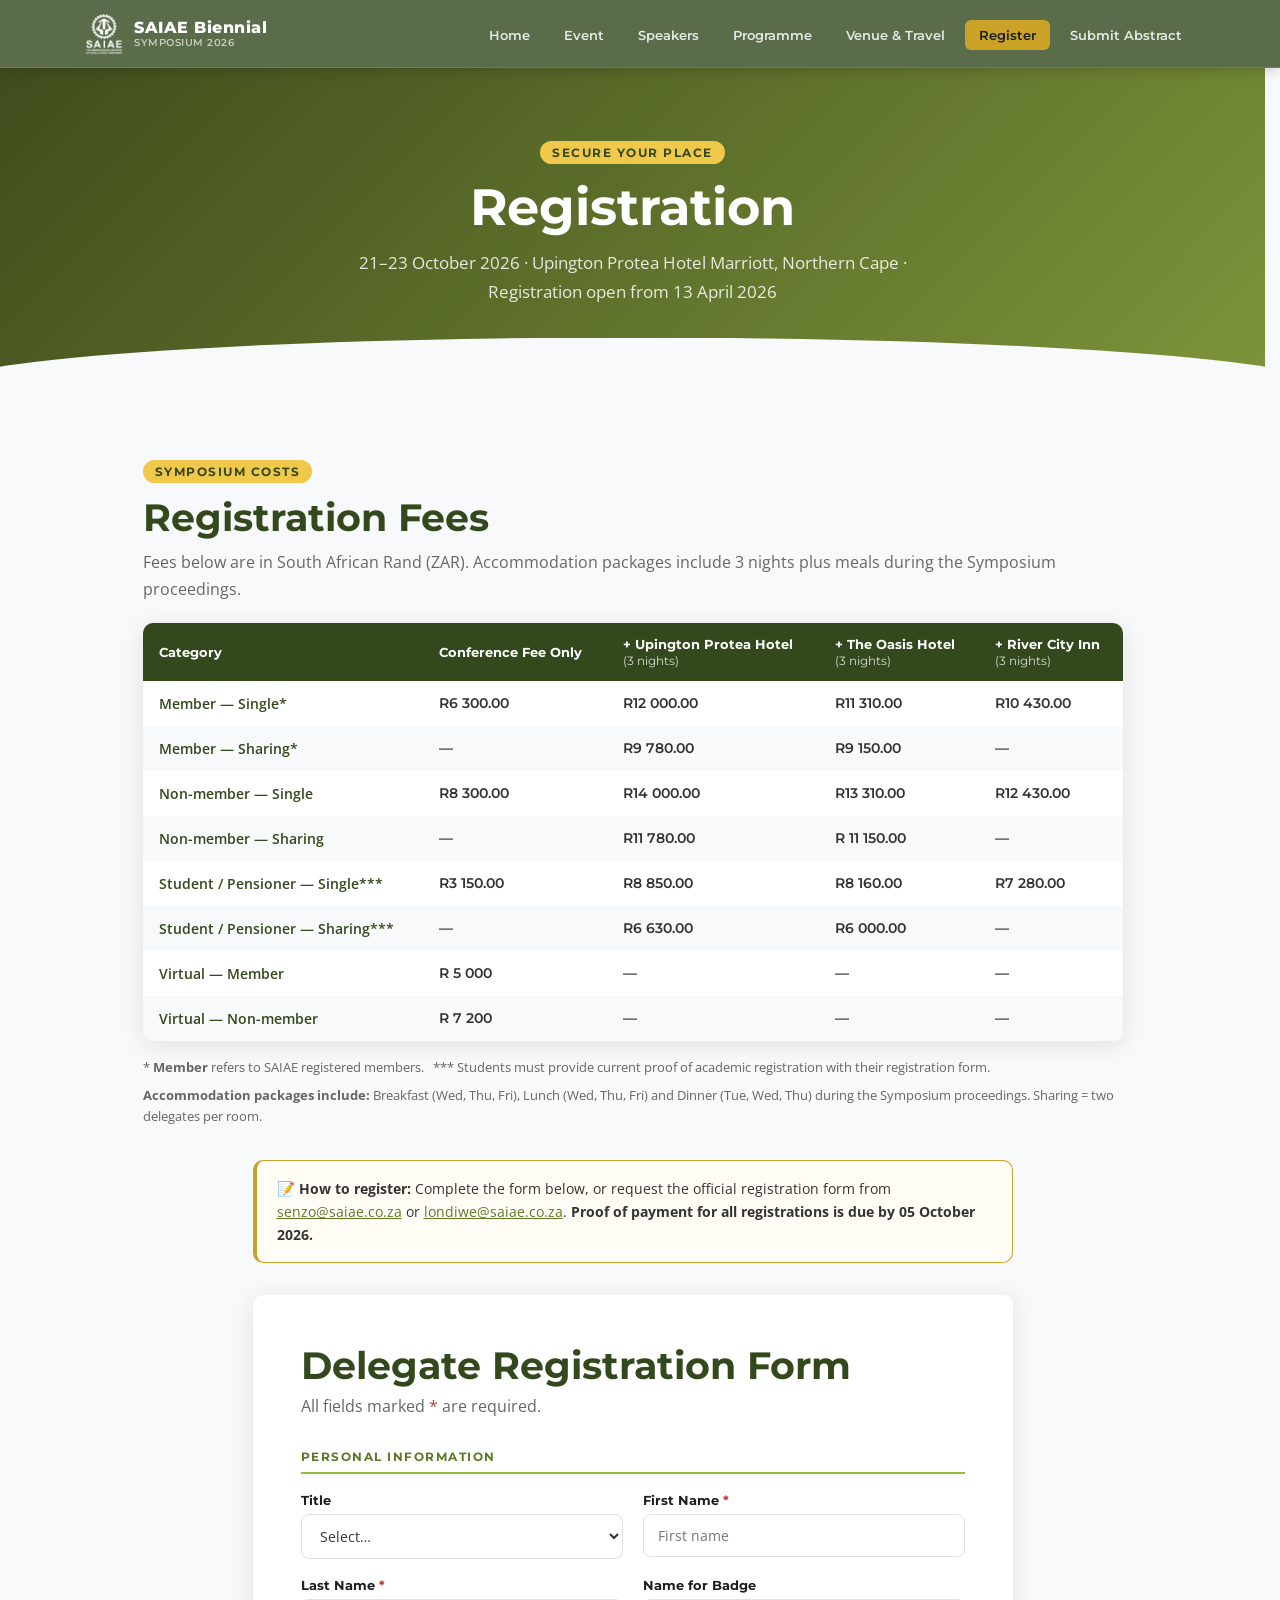
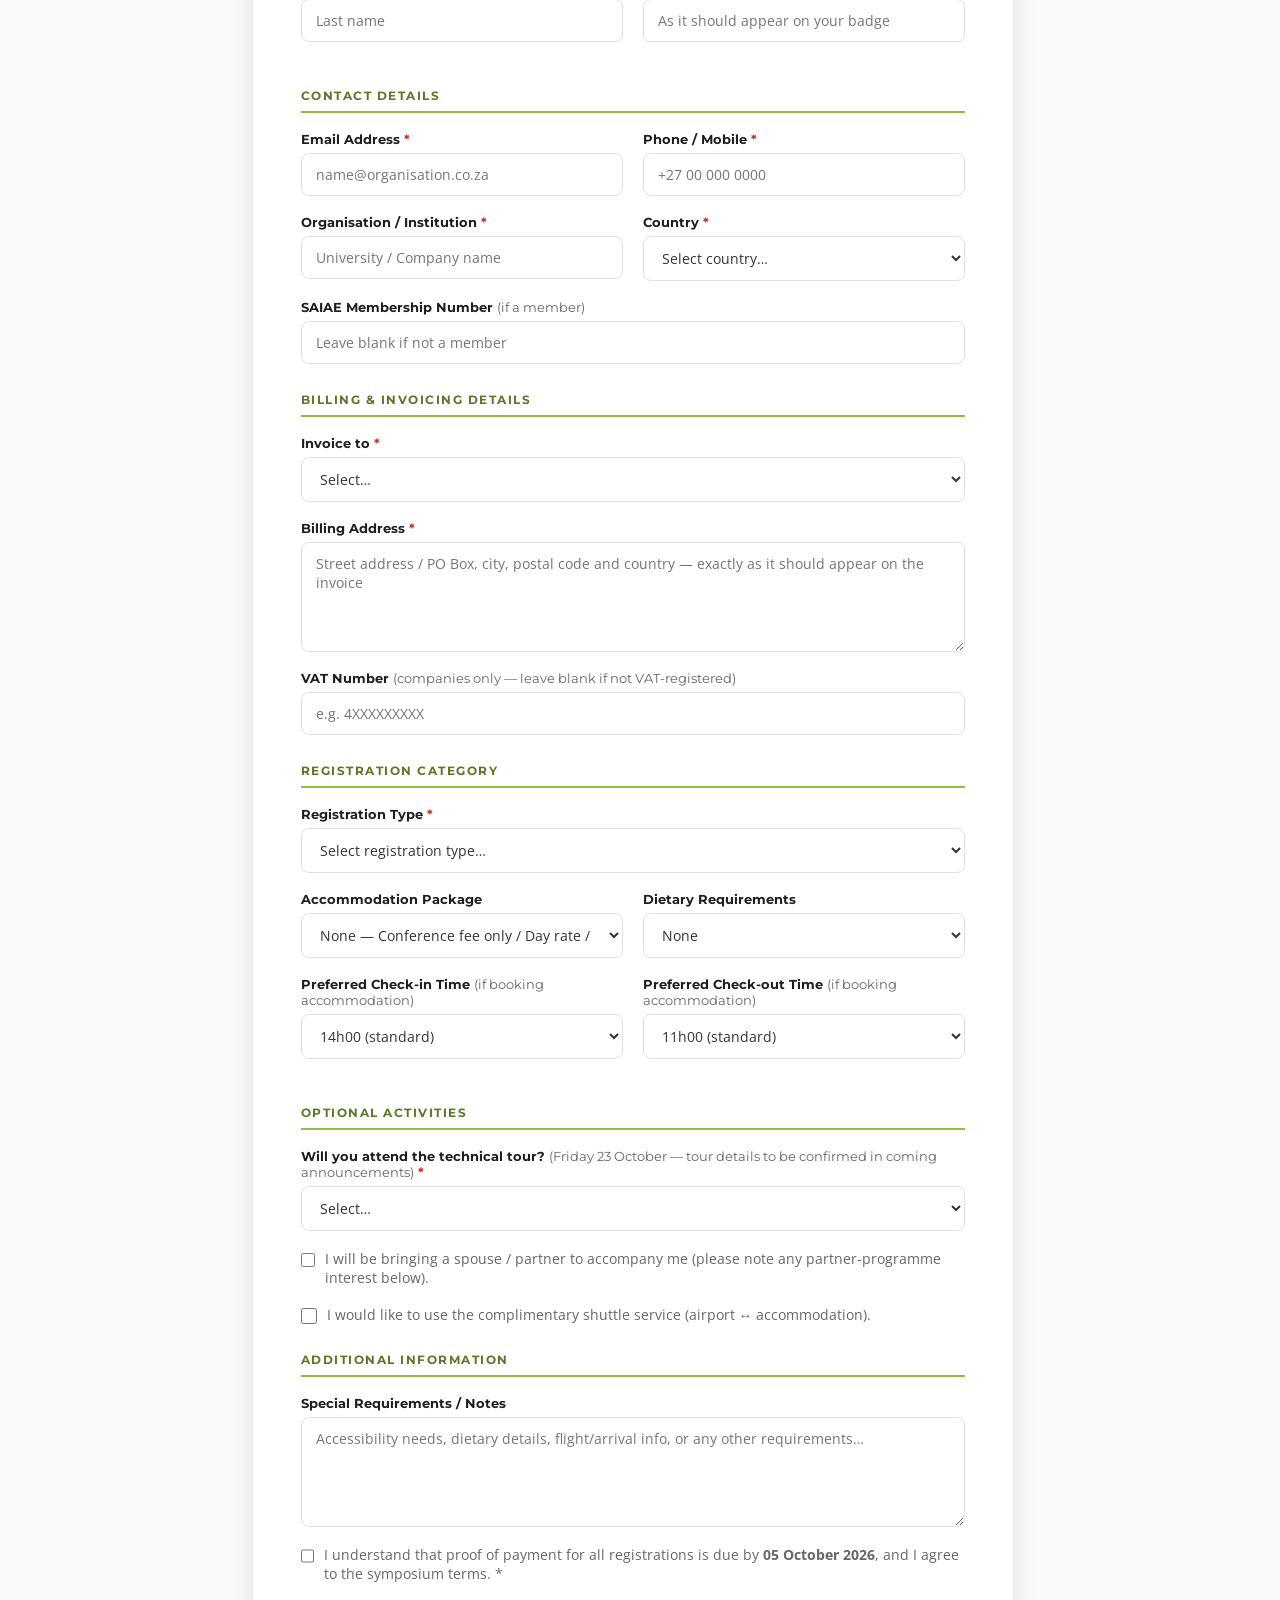
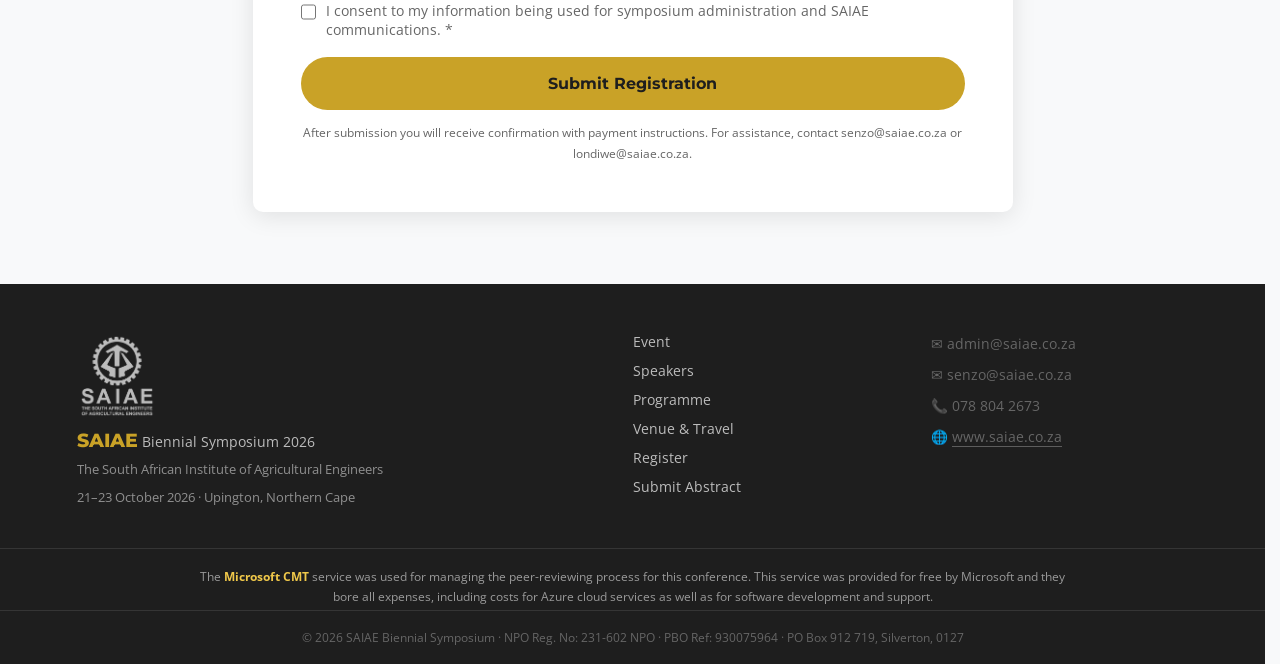
<file: register.html>
<!DOCTYPE html>
<html lang="en">
<head>
  <meta charset="UTF-8" />
  <meta name="viewport" content="width=device-width, initial-scale=1.0" />
  <title>Register — 2026 SAIAE Biennial Symposium</title>
  <link rel="stylesheet" href="css/styles.css" />
  <link href="https://fonts.googleapis.com/css2?family=Montserrat:wght@400;600;700;800&family=Open+Sans:wght@400;600&display=swap" rel="stylesheet" />
</head>
<body class="form-page">

  <nav class="navbar">
    <div class="nav-inner container">
      <a href="index.html" class="nav-logo">
        <img src="images/saiae-logo-white.png" alt="SAIAE Logo" class="nav-logo-img" />
        <span class="nav-logo-text">SAIAE Biennial<small>Symposium 2026</small></span>
      </a>
      <button class="nav-toggle" aria-label="Toggle menu">&#9776;</button>
      <ul class="nav-links">
        <li><a href="index.html">Home</a></li>
        <li><a href="event.html">Event</a></li>
        <li><a href="speakers.html">Speakers</a></li>
        <li><a href="timetable.html">Programme</a></li>
        <li><a href="venue.html">Venue &amp; Travel</a></li>
        <li><a href="register.html" class="active">Register</a></li>
        <li><a href="abstract.html">Submit Abstract</a></li>
      </ul>
    </div>
  </nav>

  <section class="page-hero">
    <div class="container">
      <span class="section-tag">Secure Your Place</span>
      <h1>Registration</h1>
      <p>21–23 October 2026 · Upington Protea Hotel Marriott, Northern Cape · Registration open from 13 April 2026</p>
    </div>
  </section>

  <section class="section">
    <div class="container">

      <!-- Fee table -->
      <div style="max-width:980px; margin:0 auto 32px;">
        <span class="section-tag">Symposium Costs</span>
        <h2 style="color:var(--green-dark); margin-bottom:8px;">Registration Fees</h2>
        <p style="margin-bottom:20px;">Fees below are in South African Rand (ZAR). Accommodation packages include 3 nights plus meals during the Symposium proceedings.</p>

        <div class="table-scroll">
          <table class="fee-table">
            <thead>
              <tr>
                <th>Category</th>
                <th>Conference Fee Only</th>
                <th>+ Upington Protea Hotel<br><span>(3 nights)</span></th>
                <th>+ The Oasis Hotel<br><span>(3 nights)</span></th>
                <th>+ River City Inn<br><span>(3 nights)</span></th>
              </tr>
            </thead>
            <tbody>
              <tr><td>Member — Single*</td><td>R6 300.00</td><td>R12 000.00</td><td>R11 310.00</td><td>R10 430.00</td></tr>
              <tr><td>Member — Sharing*</td><td>—</td><td>R9 780.00</td><td>R9 150.00</td><td>—</td></tr>
              <tr><td>Non-member — Single</td><td>R8 300.00</td><td>R14 000.00</td><td>R13 310.00</td><td>R12 430.00</td></tr>
              <tr><td>Non-member — Sharing</td><td>—</td><td>R11 780.00</td><td>R 11 150.00</td><td>—</td></tr>
              <tr><td>Student / Pensioner — Single***</td><td>R3 150.00</td><td>R8 850.00</td><td>R8 160.00</td><td>R7 280.00</td></tr>
              <tr><td>Student / Pensioner — Sharing***</td><td>—</td><td>R6 630.00</td><td>R6 000.00</td><td>—</td></tr>
        
              <tr><td>Virtual — Member</td><td>R 5 000</td><td>—</td><td>—</td><td>—</td></tr>
              <tr><td>Virtual — Non-member</td><td>R 7 200</td><td>—</td><td>—</td><td>—</td></tr>
            </tbody>
          </table>
        </div>
        <div class="fee-notes">
          <p>* <strong>Member</strong> refers to SAIAE registered members. &nbsp; *** Students must provide current proof of academic registration with their registration form.</p>
          <p><strong>Accommodation packages include:</strong> Breakfast (Wed, Thu, Fri), Lunch (Wed, Thu, Fri) and Dinner (Tue, Wed, Thu) during the Symposium proceedings. Sharing = two delegates per room.</p>
        </div>
      </div>

      <!-- How to register notice -->
      <div class="notice-box" style="max-width:760px; margin:0 auto 32px;">
        <strong>&#128221; How to register:</strong> Complete the form below, or request the official registration form from <a href="mailto:senzo@saiae.co.za">senzo@saiae.co.za</a> or <a href="mailto:londiwe@saiae.co.za">londiwe@saiae.co.za</a>. <strong>Proof of payment for all registrations is due by 05 October 2026.</strong>
      </div>

      <div class="form-wrap">
        <h2 style="color:var(--green-dark); margin-bottom:4px;">Delegate Registration Form</h2>
        <p style="margin-bottom:8px;">All fields marked <span style="color:#c0392b;">*</span> are required.</p>

        <!-- Submissions are delivered by FormSubmit (https://formsubmit.co) — no backend required.
             To change the recipient, edit the email in the action below. -->
        <form id="registrationForm" action="https://formsubmit.co/senzo@saiae.co.za" method="POST" data-type="registration" novalidate>
          <!-- FormSubmit configuration -->
          <input type="hidden" name="_subject" value="New Symposium Registration — 2026 SAIAE" />
          <input type="hidden" name="_cc" value="londiwe@saiae.co.za" />
          <!-- Auto-acknowledgement emailed to the registrant; SAIAE then sends the invoice manually -->
          <input type="hidden" name="_autoresponse" value="Thank you for registering for the 2026 SAIAE Biennial Symposium (21-23 October 2026, Upington Protea Hotel Marriott, Northern Cape). We have received your registration. Our team will review it and email you an invoice with payment details shortly. Please note that proof of payment for all registrations is due by 05 October 2026. For any queries, contact senzo@saiae.co.za or londiwe@saiae.co.za. - The South African Institute of Agricultural Engineers (SAIAE)" />
          <input type="hidden" name="_template" value="table" />
          <input type="hidden" name="_captcha" value="false" />
          <input type="hidden" name="_next" value="" />
          <input type="text" name="_honey" style="display:none" tabindex="-1" autocomplete="off" />

          <div class="form-section-title">Personal Information</div>
          <div class="form-row">
            <div class="form-group">
              <label>Title</label>
              <select name="title">
                <option value="">Select…</option>
                <option>Mr</option><option>Ms</option><option>Mrs</option>
                <option>Dr</option><option>Prof</option><option>Eng</option>
              </select>
            </div>
            <div class="form-group">
              <label>First Name <span class="req">*</span></label>
              <input type="text" name="firstName" placeholder="First name" required />
            </div>
          </div>
          <div class="form-row">
            <div class="form-group">
              <label>Last Name <span class="req">*</span></label>
              <input type="text" name="lastName" placeholder="Last name" required />
            </div>
            <div class="form-group">
              <label>Name for Badge</label>
              <input type="text" name="preferredName" placeholder="As it should appear on your badge" />
            </div>
          </div>

          <div class="form-section-title">Contact Details</div>
          <div class="form-row">
            <div class="form-group">
              <label>Email Address <span class="req">*</span></label>
              <input type="email" name="email" placeholder="name@organisation.co.za" required />
            </div>
            <div class="form-group">
              <label>Phone / Mobile <span class="req">*</span></label>
              <input type="tel" name="phone" placeholder="+27 00 000 0000" required />
            </div>
          </div>
          <div class="form-row">
            <div class="form-group">
              <label>Organisation / Institution <span class="req">*</span></label>
              <input type="text" name="organisation" placeholder="University / Company name" required />
            </div>
            <div class="form-group">
              <label>Country <span class="req">*</span></label>
              <select name="country" required>
                <option value="">Select country…</option>
                <option>South Africa</option><option>Botswana</option><option>Eswatini</option>
                <option>Kenya</option><option>Lesotho</option><option>Malawi</option>
                <option>Mozambique</option><option>Namibia</option><option>Nigeria</option>
                <option>Tanzania</option><option>Uganda</option><option>Zambia</option>
                <option>Zimbabwe</option><option>Other</option>
              </select>
            </div>
          </div>
          <div class="form-group">
            <label>SAIAE Membership Number <span style="font-weight:400; color:var(--text-muted);">(if a member)</span></label>
            <input type="text" name="memberNumber" placeholder="Leave blank if not a member" />
          </div>

          <div class="form-section-title">Billing &amp; Invoicing Details</div>
          <div class="form-group">
            <label>Invoice to <span class="req">*</span></label>
            <select name="invoiceTo" required>
              <option value="">Select…</option>
              <option>Individual</option>
              <option>Company / Organisation</option>
            </select>
          </div>
          <div class="form-group">
            <label>Billing Address <span class="req">*</span></label>
            <textarea name="billingAddress" placeholder="Street address / PO Box, city, postal code and country — exactly as it should appear on the invoice" required></textarea>
          </div>
          <div class="form-group">
            <label>VAT Number <span style="font-weight:400; color:var(--text-muted);">(companies only — leave blank if not VAT-registered)</span></label>
            <input type="text" name="vatNumber" placeholder="e.g. 4XXXXXXXXX" />
          </div>

          <div class="form-section-title">Registration Category</div>
          <div class="form-group">
            <label>Registration Type <span class="req">*</span></label>
            <select name="regType" required>
              <option value="">Select registration type…</option>
              <option>Member — Single (R 6 300.00 conf. only)</option>
              <option>Member — Sharing (with accommodation)</option>
              <option>Non-member — Single (R 8 300.00 conf. only)</option>
              <option>Non-member — Sharing (with accommodation)</option>
              <option>Student / Pensioner — Single (R 3 150.00 conf. only)</option>
              <option>Student / Pensioner — Sharing (with accommodation)</option>
              <option>Virtual — Member (R 5 000)</option>
              <option>Virtual — Non-member (R 7 200)</option>
            </select>
          </div>
          <div class="form-row">
            <div class="form-group">
              <label>Accommodation Package</label>
              <select name="accommodation">
                <option value="none">None — Conference fee only / Day rate / Virtual</option>
                <option>Upington Protea Hotel Marriott (main venue)</option>
                <option>The Oasis Hotel</option>
                <option>River City Inn</option>
                <option>Own arrangements</option>
              </select>
            </div>
            <div class="form-group">
              <label>Dietary Requirements</label>
              <select name="dietary">
                <option value="none">None</option>
                <option value="vegetarian">Vegetarian</option>
                <option value="vegan">Vegan</option>
                <option value="halal">Halal</option>
                <option value="kosher">Kosher</option>
                <option value="gluten-free">Gluten-Free</option>
                <option value="other">Other (specify below)</option>
              </select>
            </div>
          </div>

          <div class="form-row">
            <div class="form-group">
              <label>Preferred Check-in Time <span style="font-weight:400; color:var(--text-muted);">(if booking accommodation)</span></label>
              <select name="checkIn" onchange="var o=this.parentNode.querySelector('.other-time');o.style.display=this.value==='Other'?'block':'none';if(this.value!=='Other')o.value='';">
                <option>14h00 (standard)</option>
                <option value="Other">Other (specify)</option>
              </select>
              <input type="text" name="checkInOther" class="other-time" placeholder="Specify preferred check-in time" style="display:none; margin-top:8px;" />
            </div>
            <div class="form-group">
              <label>Preferred Check-out Time <span style="font-weight:400; color:var(--text-muted);">(if booking accommodation)</span></label>
              <select name="checkOut" onchange="var o=this.parentNode.querySelector('.other-time');o.style.display=this.value==='Other'?'block':'none';if(this.value!=='Other')o.value='';">
                <option>11h00 (standard)</option>
                <option value="Other">Other (specify)</option>
              </select>
              <input type="text" name="checkOutOther" class="other-time" placeholder="Specify preferred check-out time" style="display:none; margin-top:8px;" />
            </div>
          </div>

          <div class="form-section-title">Optional Activities</div>
          <div class="form-group">
            <label>Will you attend the technical tour? <span style="font-weight:400; color:var(--text-muted);">(Friday 23 October — tour details to be confirmed in coming announcements)</span> <span class="req">*</span></label>
            <select name="tourAttendance" required>
              <option value="">Select…</option>
              <option>Yes</option>
              <option>No</option>
            </select>
          </div>
          <div class="form-check">
            <input type="checkbox" id="partner" name="partner" value="yes" />
            <label for="partner">I will be bringing a spouse / partner to accompany me (please note any partner-programme interest below).</label>
          </div>
          <div class="form-check">
            <input type="checkbox" id="shuttle" name="shuttle" value="yes" />
            <label for="shuttle">I would like to use the complimentary shuttle service (airport &harr; accommodation).</label>
          </div>

          <div class="form-section-title">Additional Information</div>
          <div class="form-group">
            <label>Special Requirements / Notes</label>
            <textarea name="notes" placeholder="Accessibility needs, dietary details, flight/arrival info, or any other requirements…"></textarea>
          </div>

          <div class="form-check">
            <input type="checkbox" id="terms" name="terms" required />
            <label for="terms">I understand that proof of payment for all registrations is due by <strong>05 October 2026</strong>, and I agree to the symposium terms. <span class="req">*</span></label>
          </div>
          <div class="form-check">
            <input type="checkbox" id="privacy" name="privacy" required />
            <label for="privacy">I consent to my information being used for symposium administration and SAIAE communications. <span class="req">*</span></label>
          </div>

          <div class="form-submit">
            <button type="submit" class="btn btn-primary">Submit Registration</button>
          </div>
          <p class="form-note">After submission you will receive confirmation with payment instructions. For assistance, contact senzo@saiae.co.za or londiwe@saiae.co.za.</p>
        </form>
      </div>
    </div>
  </section>

  <footer class="footer">
    <div class="container footer-inner">
      <div class="footer-brand"><img src="images/saiae-logo-white.png" alt="SAIAE Logo" class="footer-logo-img" /><span class="logo-accent">SAIAE</span> Biennial Symposium 2026<p>The South African Institute of Agricultural Engineers</p><p style="margin-top:6px;">21–23 October 2026 · Upington, Northern Cape</p></div>
      <div class="footer-links">
        <a href="event.html">Event</a><a href="speakers.html">Speakers</a>
        <a href="timetable.html">Programme</a><a href="venue.html">Venue &amp; Travel</a>
        <a href="register.html">Register</a><a href="abstract.html">Submit Abstract</a>
      </div>
      <div class="footer-contact"><p>&#9993; admin@saiae.co.za</p><p>&#9993; senzo@saiae.co.za</p><p>&#128222; 078 804 2673</p><p>&#127760; <a href="https://saiae.co.za/" target="_blank" rel="noopener">www.saiae.co.za</a></p></div>
    </div>
    <div class="footer-cmt">
        <p>The <strong>Microsoft CMT</strong> service was used for managing the peer-reviewing process for this conference. This service was provided for free by Microsoft and they bore all expenses, including costs for Azure cloud services as well as for software development and support.</p>
      </div>
      <div class="footer-bottom"><p>&copy; 2026 SAIAE Biennial Symposium · NPO Reg. No: 231-602 NPO · PBO Ref: 930075964 · PO Box 912 719, Silverton, 0127</p></div>
  </footer>

  <script src="js/main.js"></script>
</body>
</html>
</file>
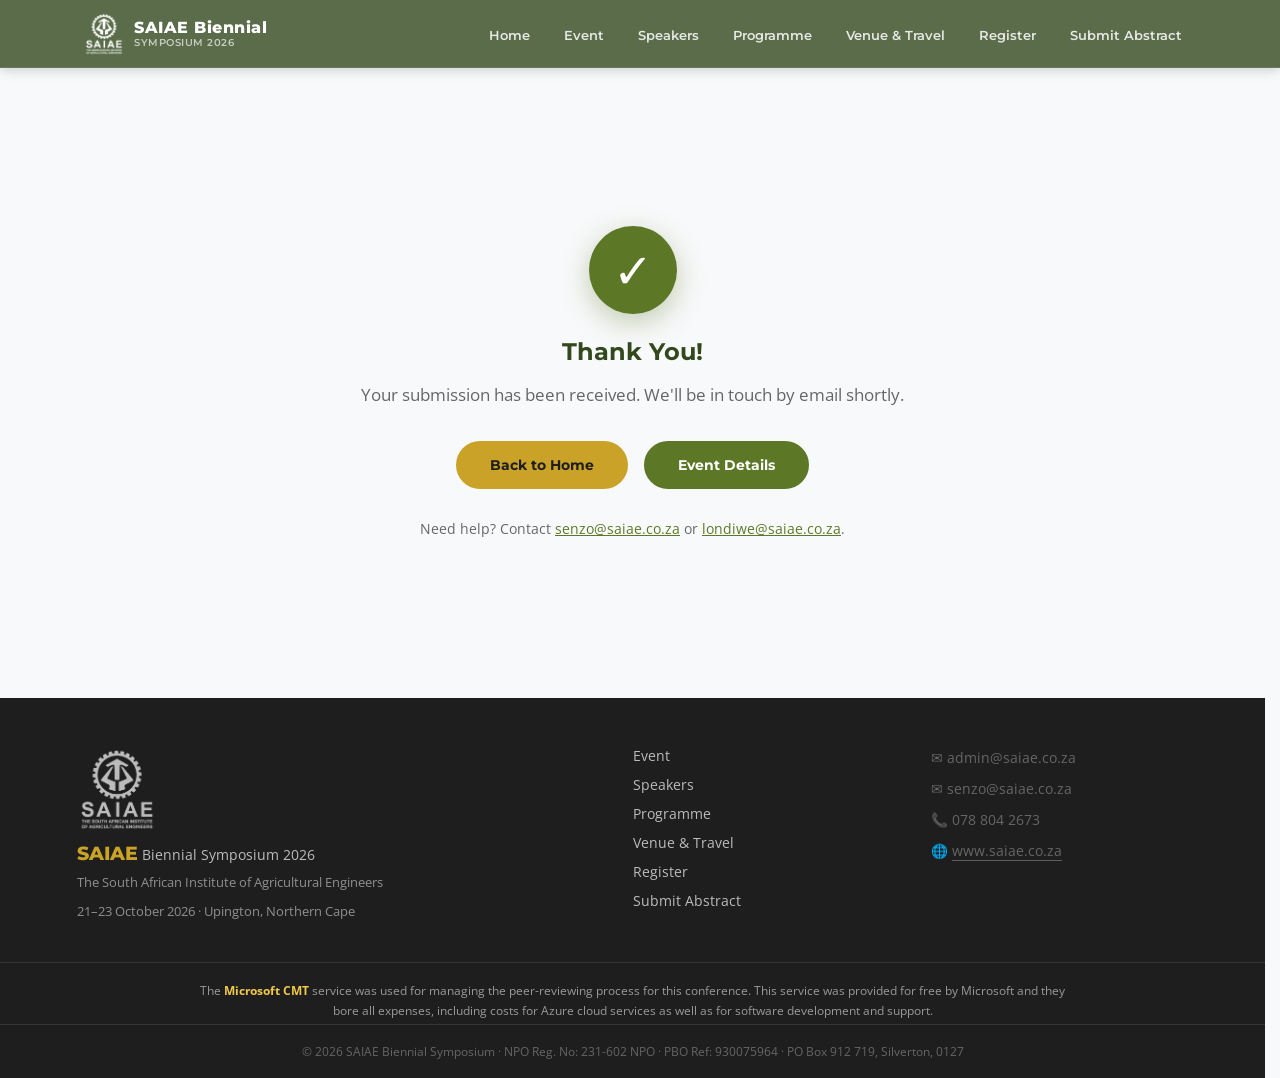
<file: thank-you.html>
<!DOCTYPE html>
<html lang="en">
<head>
  <meta charset="UTF-8" />
  <meta name="viewport" content="width=device-width, initial-scale=1.0" />
  <title>Thank You — 2026 SAIAE Biennial Symposium</title>
  <link rel="stylesheet" href="css/styles.css" />
  <link href="https://fonts.googleapis.com/css2?family=Montserrat:wght@400;600;700;800&family=Open+Sans:wght@400;600&display=swap" rel="stylesheet" />
</head>
<body class="form-page">

  <nav class="navbar">
    <div class="nav-inner container">
      <a href="index.html" class="nav-logo">
        <img src="images/saiae-logo-white.png" alt="SAIAE Logo" class="nav-logo-img" />
        <span class="nav-logo-text">SAIAE Biennial<small>Symposium 2026</small></span>
      </a>
      <button class="nav-toggle" aria-label="Toggle menu">&#9776;</button>
      <ul class="nav-links">
        <li><a href="index.html">Home</a></li>
        <li><a href="event.html">Event</a></li>
        <li><a href="speakers.html">Speakers</a></li>
        <li><a href="timetable.html">Programme</a></li>
        <li><a href="venue.html">Venue &amp; Travel</a></li>
        <li><a href="register.html">Register</a></li>
        <li><a href="abstract.html">Submit Abstract</a></li>
      </ul>
    </div>
  </nav>

  <section class="section" style="min-height:70vh; display:flex; align-items:center;">
    <div class="container" style="max-width:620px; text-align:center;">
      <div class="thank-check">&#10003;</div>
      <h1 id="thankHeading" style="color:var(--green-dark); margin-bottom:14px;">Thank You!</h1>
      <p id="thankBody" style="font-size:1.05rem; margin-bottom:32px;">Your submission has been received. We'll be in touch by email shortly.</p>
      <div style="display:flex; gap:16px; justify-content:center; flex-wrap:wrap;">
        <a href="index.html" class="btn btn-primary">Back to Home</a>
        <a href="event.html" class="btn btn-green">Event Details</a>
      </div>
      <p style="margin-top:28px; font-size:.85rem; color:var(--text-muted);">Need help? Contact <a href="mailto:senzo@saiae.co.za" style="color:var(--green-mid);">senzo@saiae.co.za</a> or <a href="mailto:londiwe@saiae.co.za" style="color:var(--green-mid);">londiwe@saiae.co.za</a>.</p>
    </div>
  </section>

  <footer class="footer">
    <div class="container footer-inner">
      <div class="footer-brand"><img src="images/saiae-logo-white.png" alt="SAIAE Logo" class="footer-logo-img" /><span class="logo-accent">SAIAE</span> Biennial Symposium 2026<p>The South African Institute of Agricultural Engineers</p><p style="margin-top:6px;">21–23 October 2026 · Upington, Northern Cape</p></div>
      <div class="footer-links">
        <a href="event.html">Event</a><a href="speakers.html">Speakers</a>
        <a href="timetable.html">Programme</a><a href="venue.html">Venue &amp; Travel</a>
        <a href="register.html">Register</a><a href="abstract.html">Submit Abstract</a>
      </div>
      <div class="footer-contact"><p>&#9993; admin@saiae.co.za</p><p>&#9993; senzo@saiae.co.za</p><p>&#128222; 078 804 2673</p><p>&#127760; <a href="https://saiae.co.za/" target="_blank" rel="noopener">www.saiae.co.za</a></p></div>
    </div>
    <div class="footer-cmt">
        <p>The <strong>Microsoft CMT</strong> service was used for managing the peer-reviewing process for this conference. This service was provided for free by Microsoft and they bore all expenses, including costs for Azure cloud services as well as for software development and support.</p>
      </div>
      <div class="footer-bottom"><p>&copy; 2026 SAIAE Biennial Symposium · NPO Reg. No: 231-602 NPO · PBO Ref: 930075964 · PO Box 912 719, Silverton, 0127</p></div>
  </footer>

  <script src="js/main.js"></script>
</body>
</html>
</file>
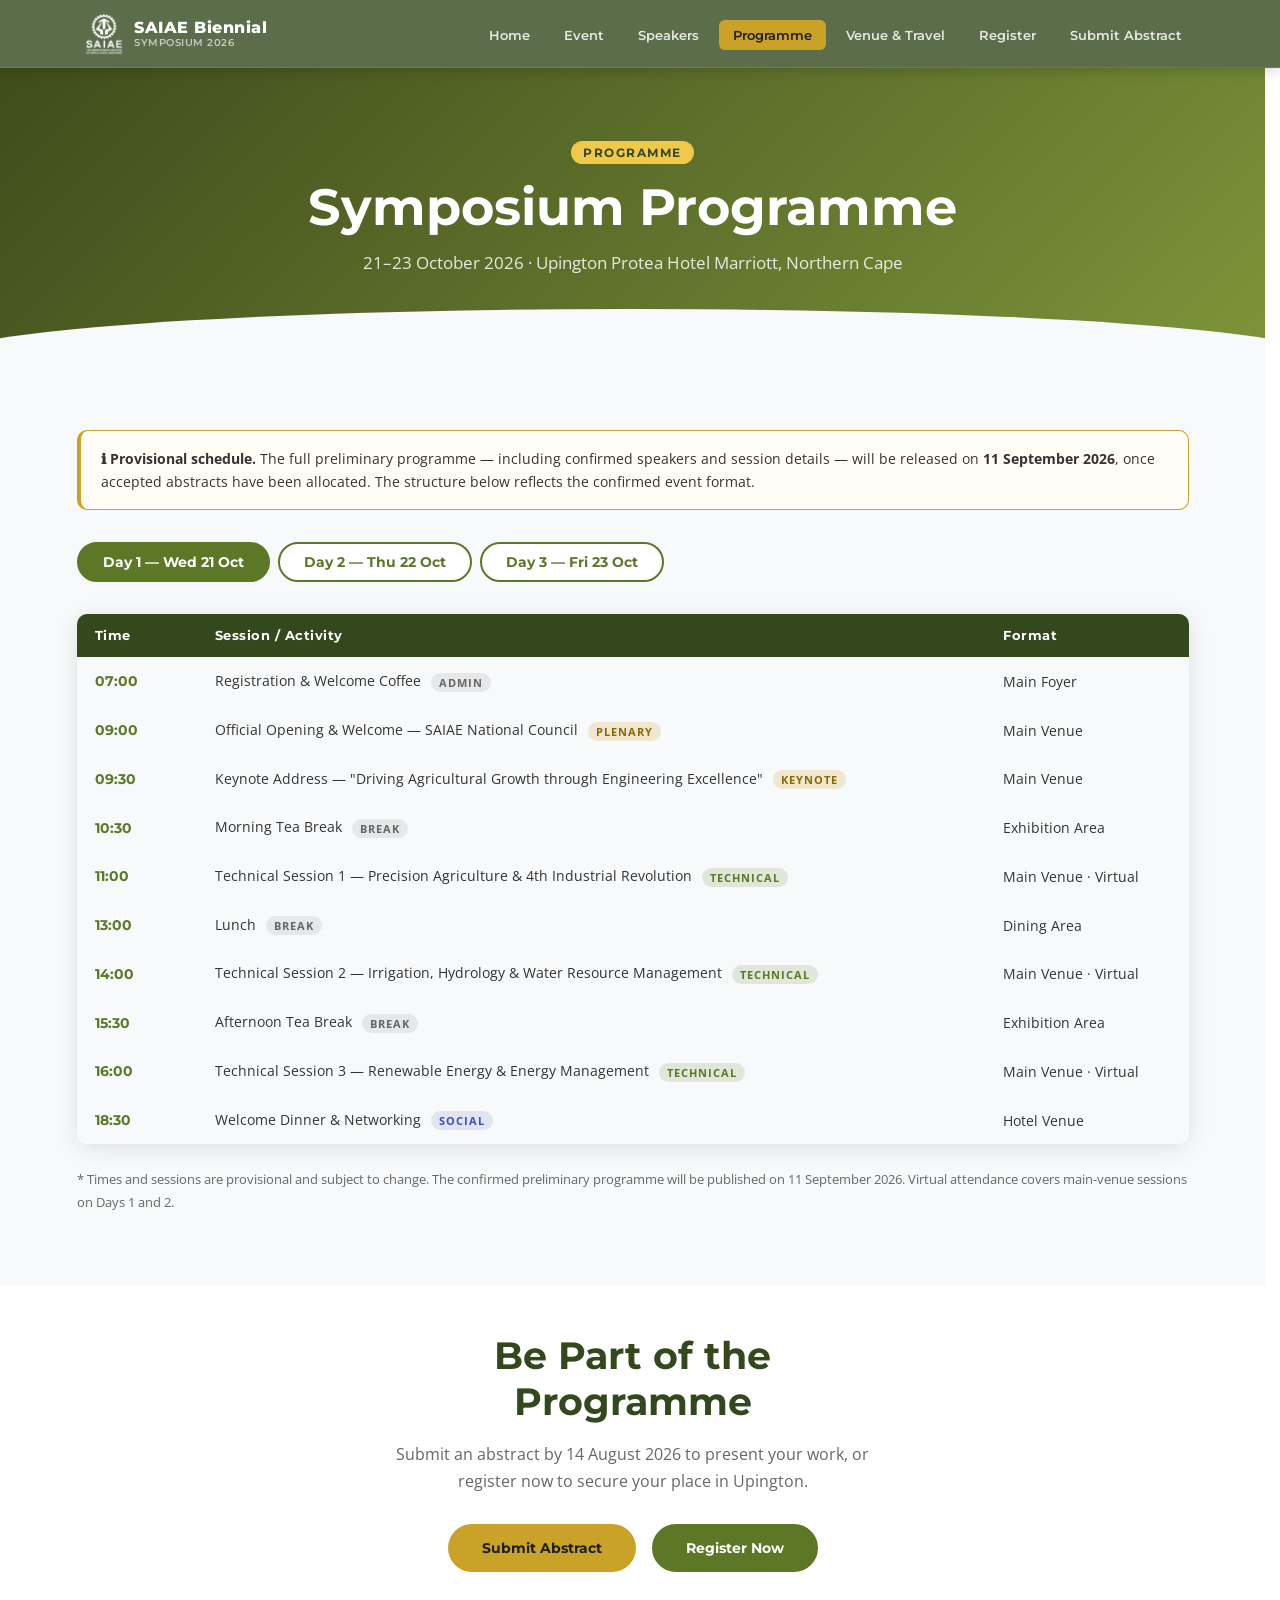
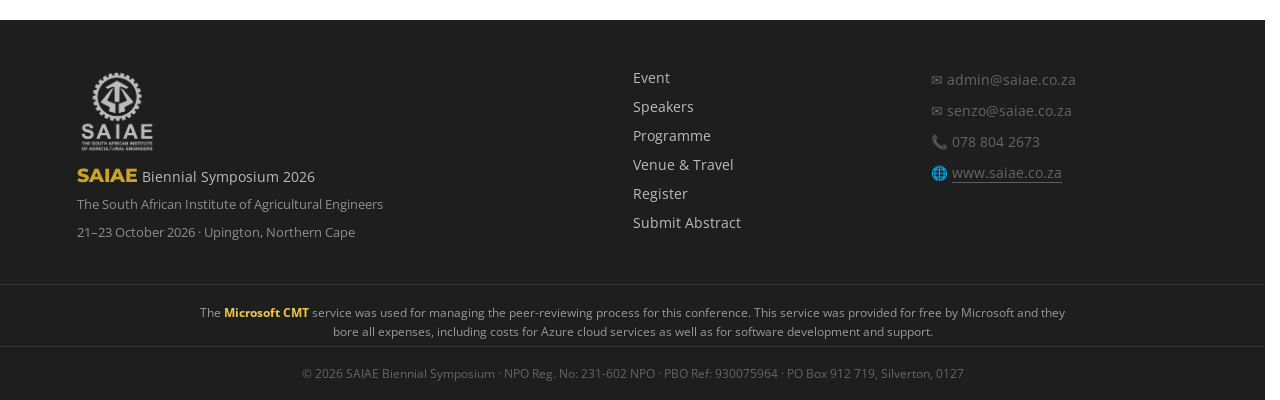
<file: timetable.html>
<!DOCTYPE html>
<html lang="en">
<head>
  <meta charset="UTF-8" />
  <meta name="viewport" content="width=device-width, initial-scale=1.0" />
  <title>Programme — 2026 SAIAE Biennial Symposium</title>
  <link rel="stylesheet" href="css/styles.css" />
  <link href="https://fonts.googleapis.com/css2?family=Montserrat:wght@400;600;700;800&family=Open+Sans:wght@400;600&display=swap" rel="stylesheet" />
</head>
<body>

  <nav class="navbar">
    <div class="nav-inner container">
      <a href="index.html" class="nav-logo">
        <img src="images/saiae-logo-white.png" alt="SAIAE Logo" class="nav-logo-img" />
        <span class="nav-logo-text">SAIAE Biennial<small>Symposium 2026</small></span>
      </a>
      <button class="nav-toggle" aria-label="Toggle menu">&#9776;</button>
      <ul class="nav-links">
        <li><a href="index.html">Home</a></li>
        <li><a href="event.html">Event</a></li>
        <li><a href="speakers.html">Speakers</a></li>
        <li><a href="timetable.html" class="active">Programme</a></li>
        <li><a href="venue.html">Venue &amp; Travel</a></li>
        <li><a href="register.html">Register</a></li>
        <li><a href="abstract.html">Submit Abstract</a></li>
      </ul>
    </div>
  </nav>

  <section class="page-hero">
    <div class="container">
      <span class="section-tag">Programme</span>
      <h1>Symposium Programme</h1>
      <p>21–23 October 2026 · Upington Protea Hotel Marriott, Northern Cape</p>
    </div>
  </section>

  <section class="section bg-light">
    <div class="container">

      <div class="notice-box" style="margin-bottom:32px;">
        <strong>&#8505; Provisional schedule.</strong> The full preliminary programme — including confirmed speakers and session details — will be released on <strong>11 September 2026</strong>, once accepted abstracts have been allocated. The structure below reflects the confirmed event format.
      </div>

      <div class="timetable-tabs">
        <button class="tab-btn active" data-day="day1">Day 1 — Wed 21 Oct</button>
        <button class="tab-btn" data-day="day2">Day 2 — Thu 22 Oct</button>
        <button class="tab-btn" data-day="day3">Day 3 — Fri 23 Oct</button>
      </div>

      <!-- DAY 1 -->
      <div class="day-panel active" id="day1">
        <table class="timetable-table">
          <thead>
            <tr><th>Time</th><th>Session / Activity</th><th>Format</th></tr>
          </thead>
          <tbody>
            <tr><td>07:00</td><td>Registration &amp; Welcome Coffee <span class="event-type type-break">Admin</span></td><td>Main Foyer</td></tr>
            <tr><td>09:00</td><td>Official Opening &amp; Welcome — SAIAE National Council <span class="event-type type-plenary">Plenary</span></td><td>Main Venue</td></tr>
            <tr><td>09:30</td><td>Keynote Address — "Driving Agricultural Growth through Engineering Excellence" <span class="event-type type-plenary">Keynote</span></td><td>Main Venue</td></tr>
            <tr><td>10:30</td><td>Morning Tea Break <span class="event-type type-break">Break</span></td><td>Exhibition Area</td></tr>
            <tr><td>11:00</td><td>Technical Session 1 — Precision Agriculture &amp; 4th Industrial Revolution <span class="event-type type-workshop">Technical</span></td><td>Main Venue · Virtual</td></tr>
            <tr><td>13:00</td><td>Lunch <span class="event-type type-break">Break</span></td><td>Dining Area</td></tr>
            <tr><td>14:00</td><td>Technical Session 2 — Irrigation, Hydrology &amp; Water Resource Management <span class="event-type type-workshop">Technical</span></td><td>Main Venue · Virtual</td></tr>
            <tr><td>15:30</td><td>Afternoon Tea Break <span class="event-type type-break">Break</span></td><td>Exhibition Area</td></tr>
            <tr><td>16:00</td><td>Technical Session 3 — Renewable Energy &amp; Energy Management <span class="event-type type-workshop">Technical</span></td><td>Main Venue · Virtual</td></tr>
            <tr><td>18:30</td><td>Welcome Dinner &amp; Networking <span class="event-type type-social">Social</span></td><td>Hotel Venue</td></tr>
          </tbody>
        </table>
      </div>

      <!-- DAY 2 -->
      <div class="day-panel" id="day2">
        <table class="timetable-table">
          <thead>
            <tr><th>Time</th><th>Session / Activity</th><th>Format</th></tr>
          </thead>
          <tbody>
            <tr><td>08:00</td><td>Morning Coffee &amp; Networking <span class="event-type type-break">Break</span></td><td>Main Foyer</td></tr>
            <tr><td>08:30</td><td>Keynote Address — Northern Cape: Food Security &amp; Agri-Processing <span class="event-type type-plenary">Keynote</span></td><td>Main Venue</td></tr>
            <tr><td>09:30</td><td>Technical Session 4 — Agricultural Mechanization &amp; Structural Engineering <span class="event-type type-workshop">Technical</span></td><td>Main Venue · Virtual</td></tr>
            <tr><td>10:30</td><td>Morning Tea Break <span class="event-type type-break">Break</span></td><td>Exhibition Area</td></tr>
            <tr><td>11:00</td><td>Technical Session 5 — Food Engineering, Post-Harvest &amp; Packaging <span class="event-type type-workshop">Technical</span></td><td>Main Venue · Virtual</td></tr>
            <tr><td>13:00</td><td>Lunch <span class="event-type type-break">Break</span></td><td>Dining Area</td></tr>
            <tr><td>14:00</td><td>Technical Session 6 — Climate Change, Soil Conservation &amp; Circular Economy <span class="event-type type-workshop">Technical</span></td><td>Main Venue · Virtual</td></tr>
            <tr><td>15:30</td><td>Afternoon Tea Break <span class="event-type type-break">Break</span></td><td>Exhibition Area</td></tr>
            <tr><td>16:00</td><td>SAIAE Annual General Meeting (Members) <span class="event-type type-plenary">AGM</span></td><td>Main Venue</td></tr>
            <tr><td>18:30</td><td>Gala Dinner &amp; Awards <span class="event-type type-social">Social</span></td><td>Hotel Venue</td></tr>
          </tbody>
        </table>
      </div>

      <!-- DAY 3 -->
      <div class="day-panel" id="day3">
        <table class="timetable-table">
          <thead>
            <tr><th>Time</th><th>Session / Activity</th><th>Detail</th></tr>
          </thead>
          <tbody>
            <tr><td>07:30</td><td>Breakfast &amp; Tour Briefing <span class="event-type type-break">Break</span></td><td>Hotel Venue</td></tr>
            <tr><td>08:30</td><td>Technical Tours Depart <span class="event-type type-social">Tour</span></td><td>From Main Entrance</td></tr>
            <tr><td>—</td><td>&#9889; Renewable Energy Plant (Solar CSP) <span class="event-type type-social">Tour</span></td><td>Option A</td></tr>
            <tr><td>—</td><td>&#127815; Raisins Sorting Facility <span class="event-type type-social">Tour</span></td><td>Option B</td></tr>
            <tr><td>—</td><td>&#127815; Export Table Grapes Packhouse <span class="event-type type-social">Tour</span></td><td>Option C</td></tr>
            <tr><td>13:00</td><td>Lunch <span class="event-type type-break">Break</span></td><td>Tour Venue / Hotel</td></tr>
            <tr><td>15:00</td><td>Symposium Closes <span class="event-type type-plenary">Close</span></td><td>—</td></tr>
          </tbody>
        </table>
        <p style="margin-top:16px; font-size:.85rem; color:var(--text-muted);">Technical tours run in parallel; delegates select one tour. Indicate your preference when registering. Further tour details will follow in upcoming communications.</p>
      </div>

      <p style="margin-top:24px; font-size:.82rem; color:var(--text-muted);">* Times and sessions are provisional and subject to change. The confirmed preliminary programme will be published on 11 September 2026. Virtual attendance covers main-venue sessions on Days 1 and 2.</p>
    </div>
  </section>

  <section class="section" style="text-align:center; padding:48px 0;">
    <div class="container" style="max-width:560px;">
      <h2 style="color:var(--green-dark);">Be Part of the Programme</h2>
      <p style="margin-bottom:28px;">Submit an abstract by 14 August 2026 to present your work, or register now to secure your place in Upington.</p>
      <div style="display:flex; gap:16px; justify-content:center; flex-wrap:wrap;">
        <a href="abstract.html" class="btn btn-primary">Submit Abstract</a>
        <a href="register.html" class="btn btn-green">Register Now</a>
      </div>
    </div>
  </section>

  <footer class="footer">
    <div class="container footer-inner">
      <div class="footer-brand"><img src="images/saiae-logo-white.png" alt="SAIAE Logo" class="footer-logo-img" /><span class="logo-accent">SAIAE</span> Biennial Symposium 2026<p>The South African Institute of Agricultural Engineers</p><p style="margin-top:6px;">21–23 October 2026 · Upington, Northern Cape</p></div>
      <div class="footer-links">
        <a href="event.html">Event</a><a href="speakers.html">Speakers</a>
        <a href="timetable.html">Programme</a><a href="venue.html">Venue &amp; Travel</a>
        <a href="register.html">Register</a><a href="abstract.html">Submit Abstract</a>
      </div>
      <div class="footer-contact"><p>&#9993; admin@saiae.co.za</p><p>&#9993; senzo@saiae.co.za</p><p>&#128222; 078 804 2673</p><p>&#127760; <a href="https://saiae.co.za/" target="_blank" rel="noopener">www.saiae.co.za</a></p></div>
    </div>
    <div class="footer-cmt">
        <p>The <strong>Microsoft CMT</strong> service was used for managing the peer-reviewing process for this conference. This service was provided for free by Microsoft and they bore all expenses, including costs for Azure cloud services as well as for software development and support.</p>
      </div>
      <div class="footer-bottom"><p>&copy; 2026 SAIAE Biennial Symposium · NPO Reg. No: 231-602 NPO · PBO Ref: 930075964 · PO Box 912 719, Silverton, 0127</p></div>
  </footer>

  <script src="js/main.js"></script>
</body>
</html>
</file>
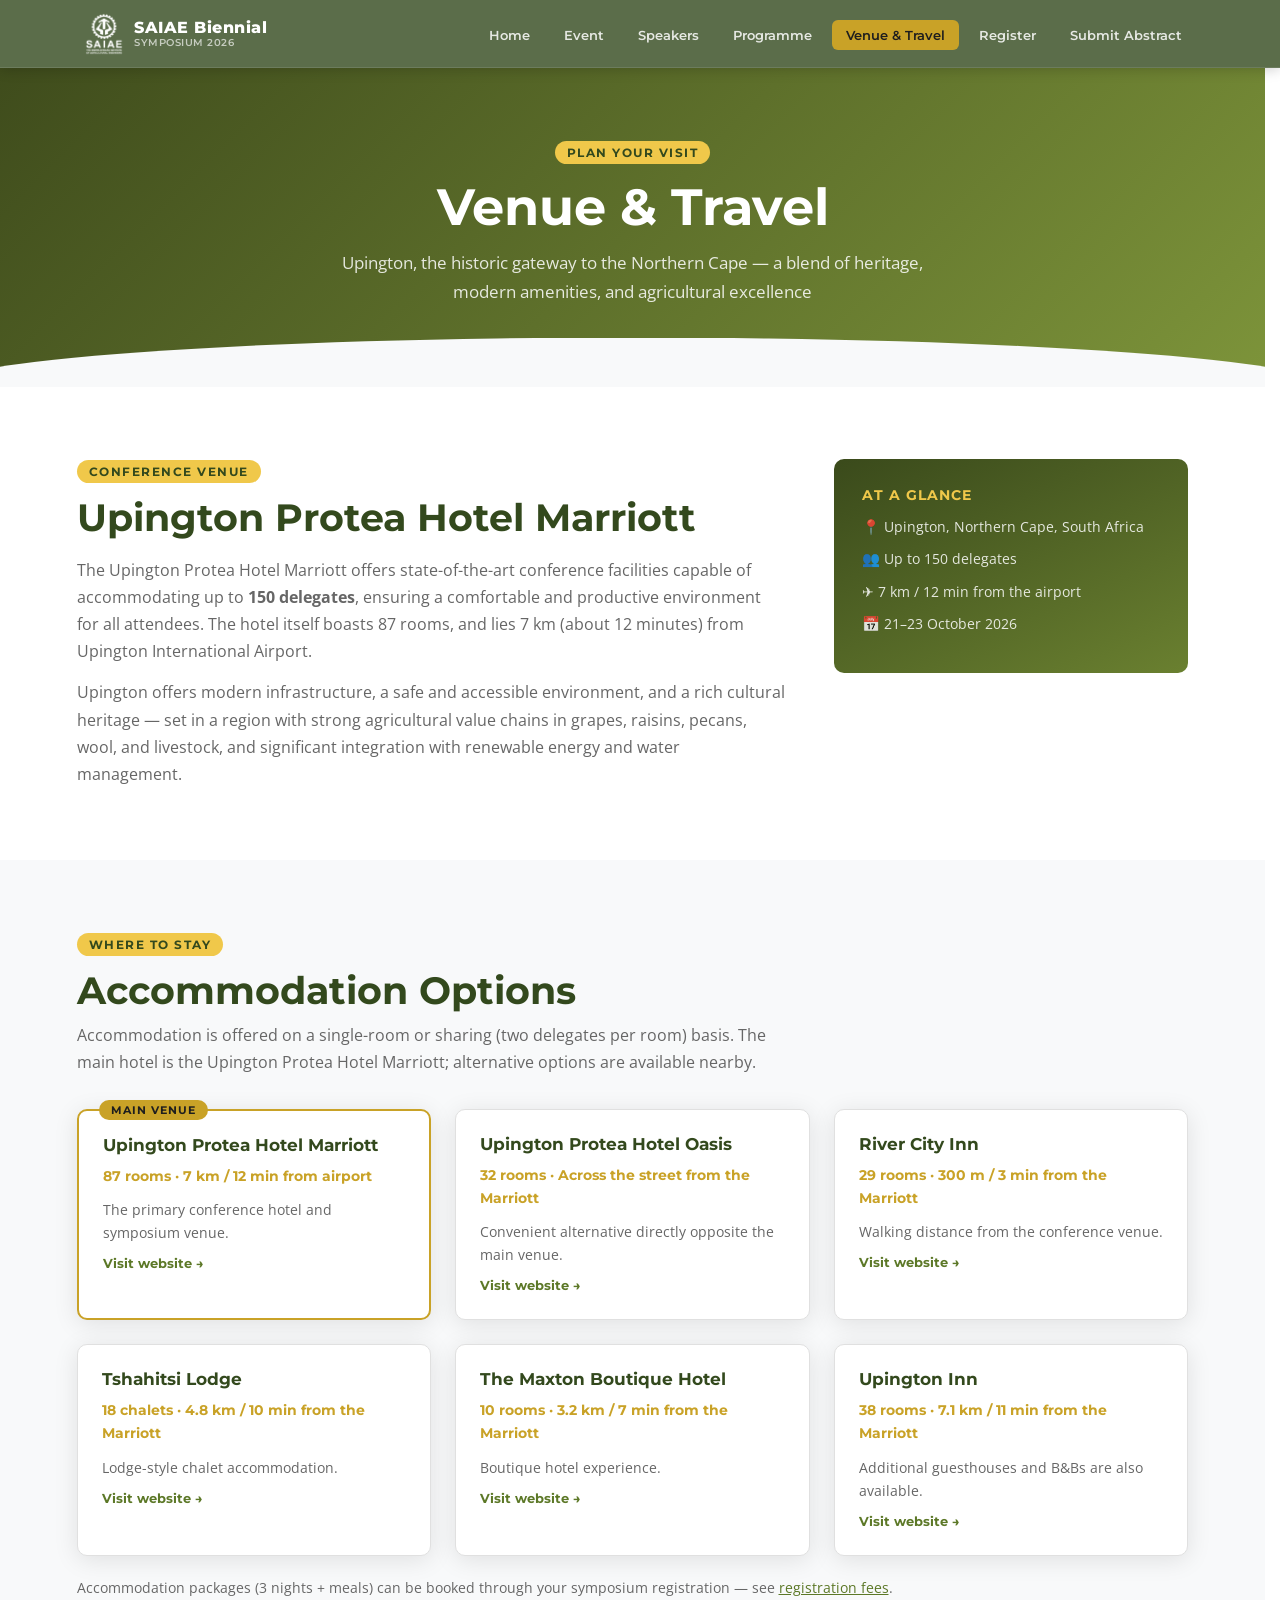
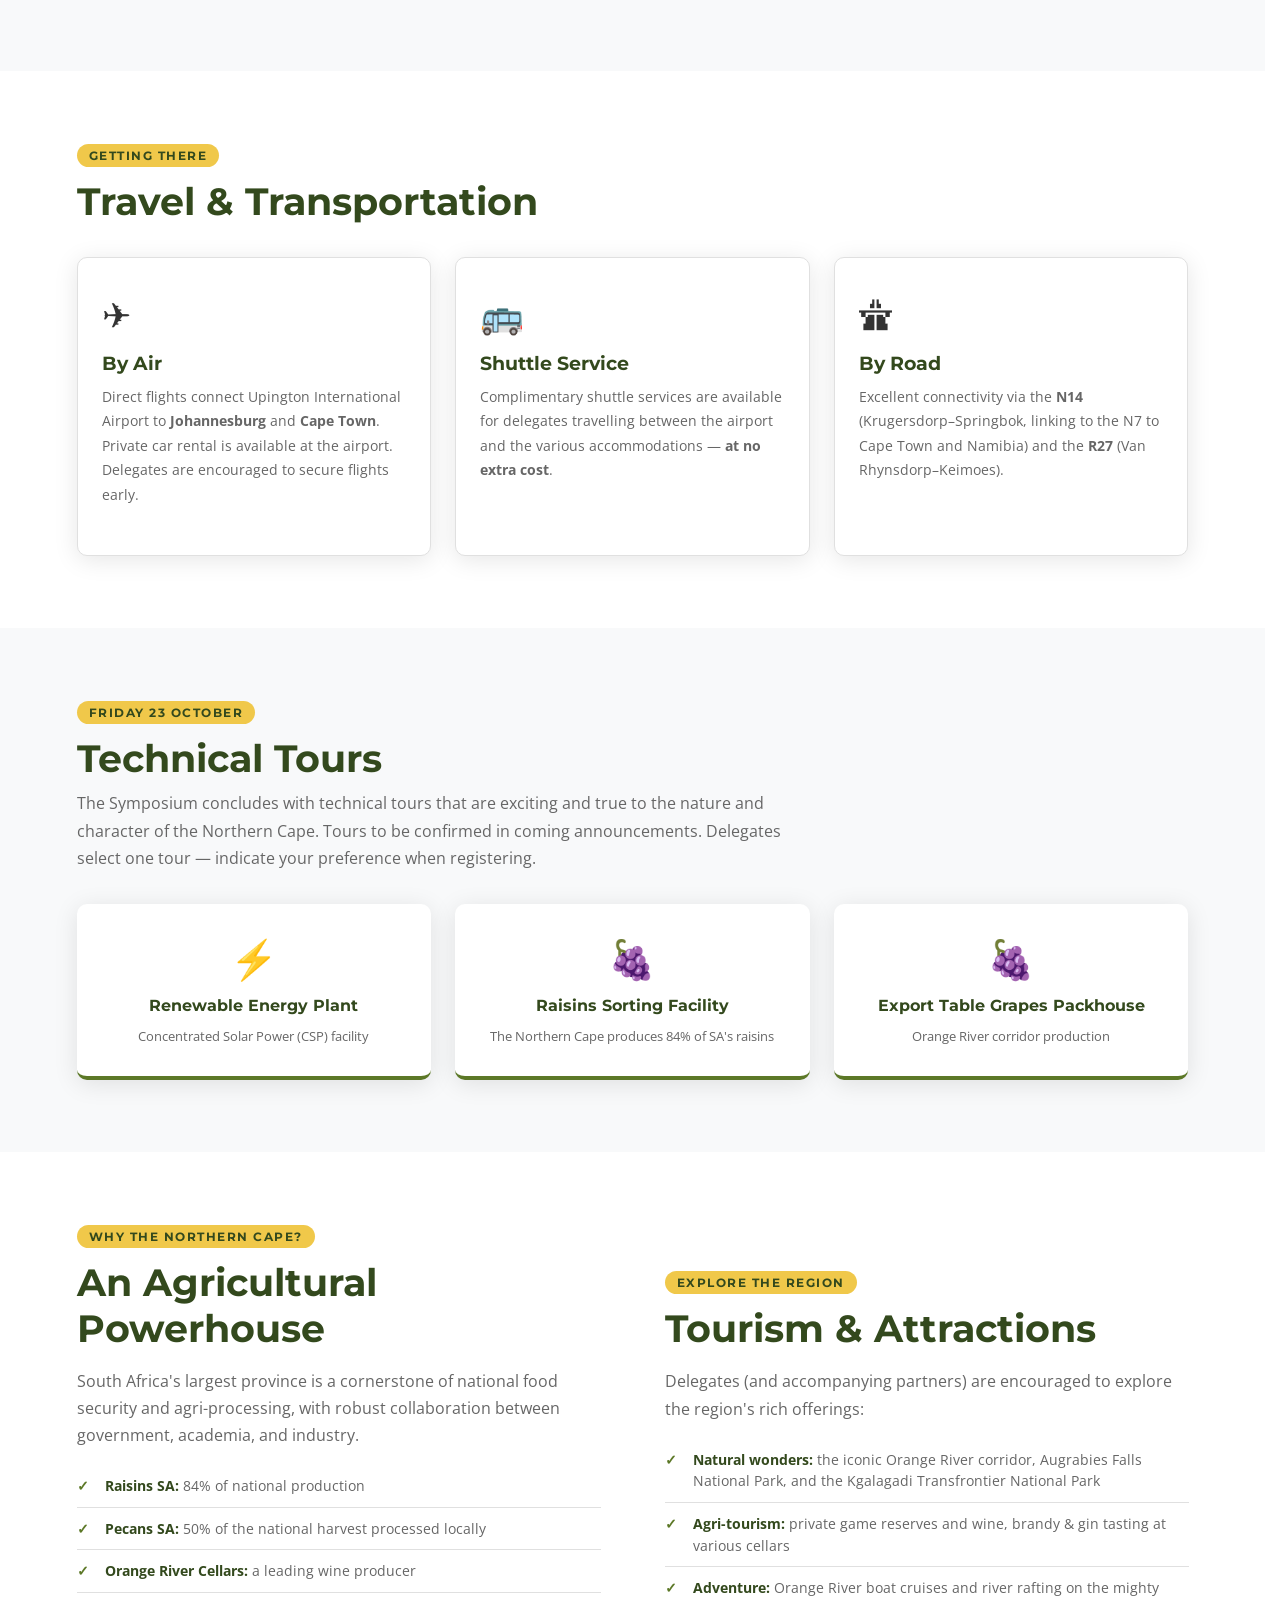
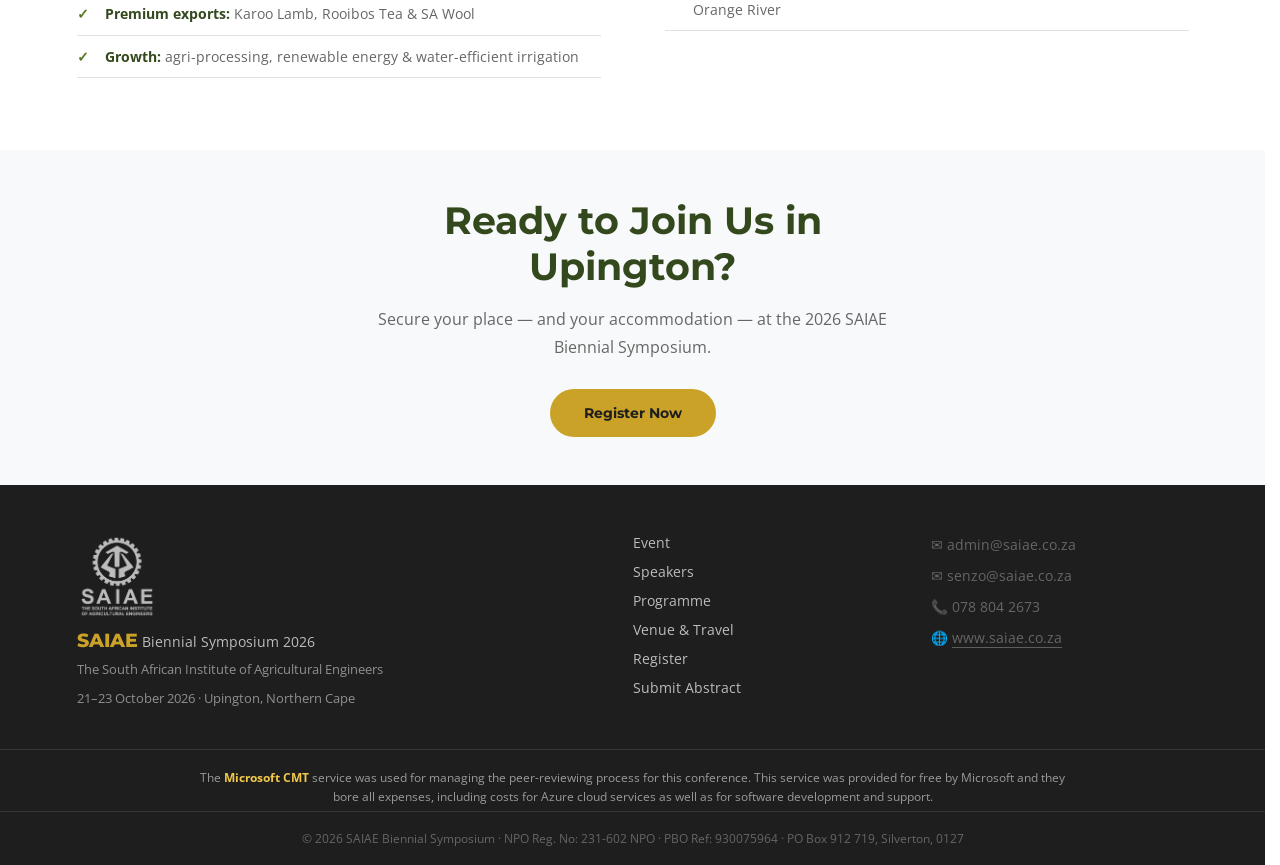
<file: venue.html>
<!DOCTYPE html>
<html lang="en">
<head>
  <meta charset="UTF-8" />
  <meta name="viewport" content="width=device-width, initial-scale=1.0" />
  <title>Venue &amp; Travel — 2026 SAIAE Biennial Symposium</title>
  <link rel="stylesheet" href="css/styles.css" />
  <link href="https://fonts.googleapis.com/css2?family=Montserrat:wght@400;600;700;800&family=Open+Sans:wght@400;600&display=swap" rel="stylesheet" />
</head>
<body>

  <nav class="navbar">
    <div class="nav-inner container">
      <a href="index.html" class="nav-logo">
        <img src="images/saiae-logo-white.png" alt="SAIAE Logo" class="nav-logo-img" />
        <span class="nav-logo-text">SAIAE Biennial<small>Symposium 2026</small></span>
      </a>
      <button class="nav-toggle" aria-label="Toggle menu">&#9776;</button>
      <ul class="nav-links">
        <li><a href="index.html">Home</a></li>
        <li><a href="event.html">Event</a></li>
        <li><a href="speakers.html">Speakers</a></li>
        <li><a href="timetable.html">Programme</a></li>
        <li><a href="venue.html" class="active">Venue &amp; Travel</a></li>
        <li><a href="register.html">Register</a></li>
        <li><a href="abstract.html">Submit Abstract</a></li>
      </ul>
    </div>
  </nav>

  <section class="page-hero">
    <div class="container">
      <span class="section-tag">Plan Your Visit</span>
      <h1>Venue &amp; Travel</h1>
      <p>Upington, the historic gateway to the Northern Cape — a blend of heritage, modern amenities, and agricultural excellence</p>
    </div>
  </section>

  <!-- VENUE -->
  <section class="section">
    <div class="container">
      <div class="event-grid">
        <div class="event-body">
          <span class="section-tag">Conference Venue</span>
          <h2 style="color:var(--green-dark);">Upington Protea Hotel Marriott</h2>
          <p>The Upington Protea Hotel Marriott offers state-of-the-art conference facilities capable of accommodating up to <strong>150 delegates</strong>, ensuring a comfortable and productive environment for all attendees. The hotel itself boasts 87 rooms, and lies 7 km (about 12 minutes) from Upington International Airport.</p>
          <p style="margin-top:14px;">Upington offers modern infrastructure, a safe and accessible environment, and a rich cultural heritage — set in a region with strong agricultural value chains in grapes, raisins, pecans, wool, and livestock, and significant integration with renewable energy and water management.</p>
        </div>
        <div class="event-sidebar">
          <div class="sidebar-card">
            <h4>At a Glance</h4>
            <p>&#128205; Upington, Northern Cape, South Africa</p>
            <p>&#128101; Up to 150 delegates</p>
            <p>&#9992; 7 km / 12 min from the airport</p>
            <p>&#128197; 21–23 October 2026</p>
          </div>
        </div>
      </div>
    </div>
  </section>

  <!-- ACCOMMODATION -->
  <section class="section bg-light">
    <div class="container">
      <span class="section-tag">Where to Stay</span>
      <h2 style="color:var(--green-dark); margin-bottom:8px;">Accommodation Options</h2>
      <p style="margin-bottom:32px; max-width:720px;">Accommodation is offered on a single-room or sharing (two delegates per room) basis. The main hotel is the Upington Protea Hotel Marriott; alternative options are available nearby.</p>
      <div class="accom-grid">
        <div class="accom-card featured">
          <div class="accom-tag">Main Venue</div>
          <h3>Upington Protea Hotel Marriott</h3>
          <p class="accom-meta">87 rooms · 7 km / 12 min from airport</p>
          <p>The primary conference hotel and symposium venue.</p>
          <a href="https://www.marriott.com/en-us/hotels/utnup-protea-hotel-upington/experiences/" target="_blank" rel="noopener" class="accom-link">Visit website &rarr;</a>
        </div>
        <div class="accom-card">
          <h3>Upington Protea Hotel Oasis</h3>
          <p class="accom-meta">32 rooms · Across the street from the Marriott</p>
          <p>Convenient alternative directly opposite the main venue.</p>
          <a href="https://theoasishotel.co.za/" target="_blank" rel="noopener" class="accom-link">Visit website &rarr;</a>
        </div>
        <div class="accom-card">
          <h3>River City Inn</h3>
          <p class="accom-meta">29 rooms · 300 m / 3 min from the Marriott</p>
          <p>Walking distance from the conference venue.</p>
          <a href="https://www.rivercity.co.za/" target="_blank" rel="noopener" class="accom-link">Visit website &rarr;</a>
        </div>
        <div class="accom-card">
          <h3>Tshahitsi Lodge</h3>
          <p class="accom-meta">18 chalets · 4.8 km / 10 min from the Marriott</p>
          <p>Lodge-style chalet accommodation.</p>
          <a href="https://ncfamouslodges.com/tshahitsi-lodge-new/" target="_blank" rel="noopener" class="accom-link">Visit website &rarr;</a>
        </div>
        <div class="accom-card">
          <h3>The Maxton Boutique Hotel</h3>
          <p class="accom-meta">10 rooms · 3.2 km / 7 min from the Marriott</p>
          <p>Boutique hotel experience.</p>
          <a href="https://www.maxtonhotels.com/" target="_blank" rel="noopener" class="accom-link">Visit website &rarr;</a>
        </div>
        <div class="accom-card">
          <h3>Upington Inn</h3>
          <p class="accom-meta">38 rooms · 7.1 km / 11 min from the Marriott</p>
          <p>Additional guesthouses and B&amp;Bs are also available.</p>
          <a href="https://upingtoninn.co.za" target="_blank" rel="noopener" class="accom-link">Visit website &rarr;</a>
        </div>
      </div>
      <p style="margin-top:20px; font-size:.85rem; color:var(--text-muted);">Accommodation packages (3 nights + meals) can be booked through your symposium registration — see <a href="register.html" style="color:var(--green-mid);">registration fees</a>.</p>
    </div>
  </section>

  <!-- TRAVEL -->
  <section class="section">
    <div class="container">
      <span class="section-tag">Getting There</span>
      <h2 style="color:var(--green-dark); margin-bottom:32px;">Travel &amp; Transportation</h2>
      <div class="cards-grid">
        <div class="card">
          <div class="card-icon">&#9992;</div>
          <h3>By Air</h3>
          <p>Direct flights connect Upington International Airport to <strong>Johannesburg</strong> and <strong>Cape Town</strong>. Private car rental is available at the airport. Delegates are encouraged to secure flights early.</p>
        </div>
        <div class="card">
          <div class="card-icon">&#128652;</div>
          <h3>Shuttle Service</h3>
          <p>Complimentary shuttle services are available for delegates travelling between the airport and the various accommodations — <strong>at no extra cost</strong>.</p>
        </div>
        <div class="card">
          <div class="card-icon">&#128739;</div>
          <h3>By Road</h3>
          <p>Excellent connectivity via the <strong>N14</strong> (Krugersdorp–Springbok, linking to the N7 to Cape Town and Namibia) and the <strong>R27</strong> (Van Rhynsdorp–Keimoes).</p>
        </div>
      </div>
    </div>
  </section>

  <!-- TECHNICAL TOURS -->
  <section class="section bg-light">
    <div class="container">
      <span class="section-tag">Friday 23 October</span>
      <h2 style="color:var(--green-dark); margin-bottom:8px;">Technical Tours</h2>
      <p style="margin-bottom:32px; max-width:720px;">The Symposium concludes with technical tours that are exciting and true to the nature and character of the Northern Cape. Tours to be confirmed in coming announcements. Delegates select one tour — indicate your preference when registering.</p>
      <div class="tour-grid">
        <div class="tour-card"><span class="tour-icon">&#9889;</span><h3>Renewable Energy Plant</h3><p>Concentrated Solar Power (CSP) facility</p></div>
        <div class="tour-card"><span class="tour-icon">&#127815;</span><h3>Raisins Sorting Facility</h3><p>The Northern Cape produces 84% of SA's raisins</p></div>
        <div class="tour-card"><span class="tour-icon">&#127815;</span><h3>Export Table Grapes Packhouse</h3><p>Orange River corridor production</p></div>
      </div>
    </div>
  </section>

  <!-- WHY NORTHERN CAPE + TOURISM -->
  <section class="section">
    <div class="container">
      <div class="about-inner">
        <div class="about-text">
          <span class="section-tag">Why the Northern Cape?</span>
          <h2 style="color:var(--green-dark);">An Agricultural Powerhouse</h2>
          <p>South Africa's largest province is a cornerstone of national food security and agri-processing, with robust collaboration between government, academia, and industry.</p>
          <ul class="why-list">
            <li><strong>Raisins SA:</strong> 84% of national production</li>
            <li><strong>Pecans SA:</strong> 50% of the national harvest processed locally</li>
            <li><strong>Orange River Cellars:</strong> a leading wine producer</li>
            <li><strong>Premium exports:</strong> Karoo Lamb, Rooibos Tea &amp; SA Wool</li>
            <li><strong>Growth:</strong> agri-processing, renewable energy &amp; water-efficient irrigation</li>
          </ul>
        </div>
        <div class="about-text">
          <span class="section-tag">Explore the Region</span>
          <h2 style="color:var(--green-dark);">Tourism &amp; Attractions</h2>
          <p>Delegates (and accompanying partners) are encouraged to explore the region's rich offerings:</p>
          <ul class="why-list">
            <li><strong>Natural wonders:</strong> the iconic Orange River corridor, Augrabies Falls National Park, and the Kgalagadi Transfrontier National Park</li>
            <li><strong>Agri-tourism:</strong> private game reserves and wine, brandy &amp; gin tasting at various cellars</li>
            <li><strong>Adventure:</strong> Orange River boat cruises and river rafting on the mighty Orange River</li>
          </ul>
        </div>
      </div>
    </div>
  </section>

  <section class="section bg-light" style="text-align:center; padding:48px 0;">
    <div class="container" style="max-width:560px;">
      <h2 style="color:var(--green-dark);">Ready to Join Us in Upington?</h2>
      <p style="margin-bottom:28px;">Secure your place — and your accommodation — at the 2026 SAIAE Biennial Symposium.</p>
      <a href="register.html" class="btn btn-primary">Register Now</a>
    </div>
  </section>

  <footer class="footer">
    <div class="container footer-inner">
      <div class="footer-brand"><img src="images/saiae-logo-white.png" alt="SAIAE Logo" class="footer-logo-img" /><span class="logo-accent">SAIAE</span> Biennial Symposium 2026<p>The South African Institute of Agricultural Engineers</p><p style="margin-top:6px;">21–23 October 2026 · Upington, Northern Cape</p></div>
      <div class="footer-links">
        <a href="event.html">Event</a><a href="speakers.html">Speakers</a>
        <a href="timetable.html">Programme</a><a href="venue.html">Venue &amp; Travel</a>
        <a href="register.html">Register</a><a href="abstract.html">Submit Abstract</a>
      </div>
      <div class="footer-contact"><p>&#9993; admin@saiae.co.za</p><p>&#9993; senzo@saiae.co.za</p><p>&#128222; 078 804 2673</p><p>&#127760; <a href="https://saiae.co.za/" target="_blank" rel="noopener">www.saiae.co.za</a></p></div>
    </div>
    <div class="footer-cmt">
        <p>The <strong>Microsoft CMT</strong> service was used for managing the peer-reviewing process for this conference. This service was provided for free by Microsoft and they bore all expenses, including costs for Azure cloud services as well as for software development and support.</p>
      </div>
      <div class="footer-bottom"><p>&copy; 2026 SAIAE Biennial Symposium · NPO Reg. No: 231-602 NPO · PBO Ref: 930075964 · PO Box 912 719, Silverton, 0127</p></div>
  </footer>

  <script src="js/main.js"></script>
</body>
</html>
</file>
<file: css/styles.css>
/* =============================================
   SAIAE 2026 SYMPOSIUM — GLOBAL STYLES
   ============================================= */

:root {
  --green-dark:   #33491d;
  --green-mid:    #5c7827;
  --green-light:  #8ebf3f;
  --gold:         #c9a227;
  --gold-light:   #f0c84a;
  --charcoal:     #1e1e1e;
  --text:         #333333;
  --text-muted:   #666666;
  --bg-light:     #f8f9fa;
  --white:        #ffffff;
  --border:       #e0e0e0;
  --shadow:       0 4px 24px rgba(0,0,0,0.10);
  --radius:       10px;
  --font-head:    'Montserrat', sans-serif;
  --font-body:    'Open Sans', sans-serif;
  --nav-h:        68px;
}

*, *::before, *::after { box-sizing: border-box; margin: 0; padding: 0; }

html {
  scroll-behavior: smooth;
  overflow-y: scroll;          /* always reserve scrollbar space — stops the sideways "shake" between pages */
  scrollbar-gutter: stable;
}

body {
  font-family: var(--font-body);
  color: var(--text);
  background: var(--white);
  padding-top: var(--nav-h);
}

.container { max-width: 1160px; margin: 0 auto; padding: 0 24px; }
.section { padding: 72px 0; }
.bg-light { background: var(--bg-light); }

/* ---- TYPOGRAPHY ---- */
h1,h2,h3,h4 { font-family: var(--font-head); color: var(--charcoal); line-height: 1.2; }
h2 { font-size: clamp(1.6rem, 3vw, 2.4rem); margin-bottom: 16px; }
h3 { font-size: 1.2rem; margin-bottom: 10px; }
p  { line-height: 1.7; color: var(--text-muted); }

.section-tag {
  display: inline-block;
  background: var(--gold-light);
  color: var(--green-dark);
  font-family: var(--font-head);
  font-size: .75rem;
  font-weight: 700;
  letter-spacing: 1.5px;
  text-transform: uppercase;
  padding: 4px 12px;
  border-radius: 20px;
  margin-bottom: 12px;
}

.logo-accent { color: var(--gold); }

/* Logo variants */
.hero-logo {
  display: block;
  width: 120px;
  margin-bottom: 20px;
  filter: brightness(0) invert(1);  /* white on dark bg */
  opacity: .9;
}
.footer-logo-img {
  display: block;
  width: 80px;
  margin-bottom: 8px;
  filter: brightness(0) invert(1);
  opacity: .7;
}

/* ---- BUTTONS ---- */
.btn {
  display: inline-block;
  padding: 13px 32px;
  border-radius: 50px;
  font-family: var(--font-head);
  font-weight: 700;
  font-size: .9rem;
  text-decoration: none;
  cursor: pointer;
  transition: all .25s;
  border: 2px solid transparent;
}
.btn-primary {
  background: var(--gold);
  color: var(--charcoal);
}
.btn-primary:hover { background: var(--gold-light); transform: translateY(-2px); box-shadow: var(--shadow); }
.btn-outline {
  background: transparent;
  border-color: var(--white);
  color: var(--white);
}
.btn-outline:hover { background: var(--white); color: var(--green-dark); transform: translateY(-2px); }
.btn-green {
  background: var(--green-mid);
  color: var(--white);
  border-color: var(--green-mid);
}
.btn-green:hover { background: var(--green-dark); border-color: var(--green-dark); transform: translateY(-2px); }

/* ---- NAVBAR ---- */
.navbar {
  position: fixed; top: 0; left: 0; right: 0;
  height: var(--nav-h);
  background: rgba(51, 73, 29, 0.80);   /* --green-dark @ 78% — glassy */
  -webkit-backdrop-filter: blur(14px) saturate(150%);
  backdrop-filter: blur(14px) saturate(150%);
  border-bottom: 1px solid rgba(255,255,255,.10);
  z-index: 1000;
  box-shadow: 0 2px 12px rgba(0,0,0,.18);
  transition: background .25s, box-shadow .25s;
}
.nav-inner {
  display: flex; align-items: center; justify-content: space-between;
  height: 100%;
}
.nav-logo {
  display: flex;
  align-items: center;
  gap: 10px;
  text-decoration: none;
}
.nav-logo-img {
  height: 44px;
  width: auto;
  display: block;
}
.nav-logo-text {
  font-family: var(--font-head);
  font-size: 1rem;
  font-weight: 800;
  color: var(--white);
  letter-spacing: .5px;
  line-height: 1.2;
}
.nav-logo-text small {
  display: block;
  font-size: .65rem;
  font-weight: 600;
  color: rgba(255,255,255,.65);
  letter-spacing: .5px;
  text-transform: uppercase;
}
.nav-links {
  display: flex; gap: 6px; list-style: none; align-items: center;
}
.nav-links a {
  color: rgba(255,255,255,.85);
  text-decoration: none;
  font-family: var(--font-head);
  font-size: .82rem;
  font-weight: 600;
  padding: 7px 14px;
  border-radius: 6px;
  transition: background .2s, color .2s;
}
.nav-links a:hover, .nav-links a.active {
  background: var(--gold);
  color: var(--charcoal);
}
.nav-toggle { display: none; background: none; border: none; color: var(--white); font-size: 1.5rem; cursor: pointer; }

/* ---- HERO ---- */
.hero {
  position: relative;
  min-height: 92vh;
  display: flex; align-items: center;
  background: linear-gradient(135deg, #4a5a22 0%, #7d943a 60%, #97af4d 100%);
  overflow: hidden;
}
.hero::before {
  content: '';
  position: absolute; inset: 0;
  background: url('../images/hero-bg.jpg') center/cover no-repeat;
  opacity: .65;
}
.hero-overlay { position: absolute; inset: 0; background: linear-gradient(120deg, rgba(60,72,26,.90) 0%, rgba(92,110,42,.72) 45%, rgba(125,148,58,.50) 100%); }
.hero-content {
  position: relative; z-index: 2;
  padding: 80px 24px 100px;
}
.hero-tag {
  font-family: var(--font-head);
  font-size: .8rem;
  font-weight: 700;
  letter-spacing: 2px;
  text-transform: uppercase;
  color: var(--gold-light);
  margin-bottom: 16px;
}
.hero-title {
  font-family: var(--font-head);
  font-size: clamp(2.8rem, 7vw, 5.5rem);
  font-weight: 800;
  color: var(--white);
  line-height: 1.05;
  margin-bottom: 20px;
}
.hero-subtitle {
  font-size: clamp(1rem, 2vw, 1.3rem);
  color: rgba(255,255,255,.88);
  max-width: 560px;
  margin-bottom: 24px;
  line-height: 1.6;
}
.hero-meta {
  display: flex; flex-wrap: wrap; gap: 12px;
  margin-bottom: 36px;
  font-family: var(--font-head);
  font-size: .9rem;
  color: rgba(255,255,255,.9);
}
.meta-divider { opacity: .5; }
.hero-cta { display: flex; gap: 16px; flex-wrap: wrap; }
.hero-wave {
  position: absolute; bottom: -1px; left: 0; right: 0;
  line-height: 0;
}
.hero-wave svg { width: 100%; height: 80px; }

/* ---- COUNTDOWN ---- */
.countdown-band {
  background: linear-gradient(135deg, #33491d 0%, #4a5f24 100%);
  padding: 44px 0;
  text-align: center;
}
.countdown-label {
  color: rgba(255,255,255,.85);
  font-family: var(--font-head);
  font-weight: 600;
  font-size: .95rem;
  letter-spacing: .3px;
  margin-bottom: 22px;
}
.countdown {
  display: flex;
  justify-content: center;
  align-items: flex-start;
  gap: clamp(18px, 6vw, 72px);
  flex-wrap: wrap;
}
.cd-unit { display: flex; flex-direction: column; align-items: center; min-width: 64px; }
.cd-num {
  font-family: var(--font-head);
  font-weight: 800;
  font-size: clamp(2.4rem, 6vw, 3.6rem);
  line-height: 1;
  color: var(--gold-light);
  font-variant-numeric: tabular-nums;
}
.cd-lbl {
  margin-top: 8px;
  color: rgba(255,255,255,.8);
  font-family: var(--font-head);
  font-size: .78rem;
  letter-spacing: 1.5px;
  text-transform: uppercase;
}
.countdown-sub {
  margin-top: 24px;
  color: var(--gold-light);
  font-family: var(--font-head);
  font-weight: 600;
  font-size: .9rem;
}

/* ---- INFO CARDS ---- */
.cards-grid {
  display: grid;
  grid-template-columns: repeat(auto-fit, minmax(240px, 1fr));
  gap: 24px;
}
.card {
  background: var(--white);
  border: 1px solid var(--border);
  border-radius: var(--radius);
  padding: 32px 24px;
  box-shadow: var(--shadow);
  transition: transform .25s, box-shadow .25s;
}
.card:hover { transform: translateY(-6px); box-shadow: 0 10px 36px rgba(0,0,0,.13); }
.card-icon { font-size: 2.2rem; margin-bottom: 14px; }
.card h3 { color: var(--green-dark); }
.card p { font-size: .9rem; margin-bottom: 16px; }
.card-link {
  font-family: var(--font-head);
  font-size: .82rem;
  font-weight: 700;
  color: var(--green-mid);
  text-decoration: none;
  transition: color .2s;
}
.card-link:hover { color: var(--gold); }

/* ---- ABOUT STRIP ---- */
.about-inner {
  display: grid;
  grid-template-columns: 1fr 1fr;
  gap: 64px;
  align-items: center;
}
.about-text h2 { color: var(--green-dark); }
.about-text p { margin-bottom: 16px; }
.about-media {
  position: relative;
}
.about-media img {
  width: 100%;
  border-radius: var(--radius);
  box-shadow: 0 14px 40px rgba(0,0,0,.18);
  display: block;
}
.about-media::after {
  content: '';
  position: absolute;
  right: -14px; bottom: -14px;
  width: 70%; height: 70%;
  border: 3px solid var(--gold);
  border-radius: var(--radius);
  z-index: -1;
}
.about-stats {
  display: grid; grid-template-columns: repeat(4, 1fr); gap: 24px;
  margin-top: 52px;
}
.stat {
  background: var(--white);
  border-radius: var(--radius);
  padding: 24px;
  text-align: center;
  box-shadow: var(--shadow);
}
.stat-number {
  display: block;
  font-family: var(--font-head);
  font-size: 2.4rem;
  font-weight: 800;
  color: var(--green-mid);
}
.stat-label {
  display: block;
  font-size: .8rem;
  color: var(--text-muted);
  font-weight: 600;
  margin-top: 4px;
}

/* ---- INLINE FEATURE IMAGE (content pages) ---- */
.feature-img {
  margin: 28px 0;
  border-radius: var(--radius);
  overflow: hidden;
  box-shadow: var(--shadow);
}
.feature-img img { width: 100%; display: block; }
.feature-img figcaption {
  background: var(--green-dark);
  color: rgba(255,255,255,.9);
  font-size: .82rem;
  font-style: italic;
  padding: 12px 18px;
}

/* ---- IMAGE GALLERY BAND ---- */
.gallery-grid {
  display: grid;
  grid-template-columns: repeat(auto-fit, minmax(220px, 1fr));
  gap: 16px;
}
.gallery-item {
  position: relative;
  margin: 0;
  border-radius: var(--radius);
  overflow: hidden;
  box-shadow: var(--shadow);
  aspect-ratio: 4 / 3;
}
.gallery-item img {
  width: 100%; height: 100%;
  object-fit: cover;
  display: block;
  transition: transform .6s ease;
}
.gallery-item:hover img { transform: scale(1.08); }
.gallery-item figcaption {
  position: absolute; left: 0; right: 0; bottom: 0;
  padding: 28px 16px 14px;
  color: #fff;
  font-family: var(--font-head);
  font-weight: 700;
  font-size: .92rem;
  background: linear-gradient(transparent, rgba(51,73,29,.9));
}
.gallery-item figcaption small {
  display: block;
  font-weight: 600;
  font-size: .72rem;
  opacity: .85;
  margin-top: 2px;
}

/* ---- PAGE HERO (inner pages) ---- */
.page-hero {
  background: linear-gradient(135deg, #3f4c1c 0%, #7d943a 100%);
  padding: 72px 24px 80px;
  text-align: center;
  position: relative;
  overflow: hidden;
}
.page-hero::after {
  content: '';
  position: absolute; bottom: -1px; left: 0; right: 0;
  height: 50px;
  background: var(--bg-light);
  clip-path: ellipse(55% 100% at 50% 100%);
}
.page-hero h1 {
  color: var(--white);
  font-size: clamp(2rem, 5vw, 3.2rem);
  margin-bottom: 12px;
}
.page-hero p {
  color: rgba(255,255,255,.85);
  font-size: 1.05rem;
  max-width: 600px;
  margin: 0 auto;
}

/* ---- EVENT PAGE ---- */
.event-grid {
  display: grid;
  grid-template-columns: 2fr 1fr;
  gap: 48px;
  align-items: start;
}
.event-body h3 { color: var(--green-dark); margin-top: 28px; margin-bottom: 8px; }
.event-body ul { padding-left: 20px; }
.event-body ul li { margin-bottom: 8px; color: var(--text-muted); line-height: 1.6; }
.event-sidebar .sidebar-card {
  background: linear-gradient(155deg, #3a4a1b 0%, #6a8030 100%);
  color: var(--white);
  border-radius: var(--radius);
  padding: 28px;
  margin-bottom: 20px;
}
.event-sidebar .sidebar-card h4 { color: var(--gold-light); margin-bottom: 12px; font-size: .85rem; letter-spacing: 1px; text-transform: uppercase; }
.event-sidebar .sidebar-card p { color: rgba(255,255,255,.85); font-size: .9rem; margin-bottom: 8px; }
.theme-pill {
  display: inline-block;
  background: rgba(201,162,39,.2);
  color: var(--gold-light);
  border: 1px solid var(--gold);
  border-radius: 20px;
  padding: 4px 14px;
  font-size: .8rem;
  font-weight: 600;
  margin: 4px 4px 4px 0;
}

/* ---- SPEAKERS PAGE ---- */
.speakers-grid {
  display: grid;
  grid-template-columns: repeat(auto-fill, minmax(280px, 1fr));
  gap: 32px;
}
.speaker-card {
  background: var(--white);
  border-radius: var(--radius);
  overflow: hidden;
  box-shadow: var(--shadow);
  border: 1px solid var(--border);
  transition: transform .25s, box-shadow .25s;
}
.speaker-card:hover { transform: translateY(-6px); box-shadow: 0 14px 40px rgba(0,0,0,.14); }
.speaker-img {
  width: 100%;
  aspect-ratio: 1/1;
  object-fit: cover;
  background: linear-gradient(135deg, var(--green-dark), var(--green-light));
  display: flex; align-items: center; justify-content: center;
  font-size: 4rem;
  color: rgba(255,255,255,.5);
}
.speaker-img img { width: 100%; height: 100%; object-fit: cover; }
.speaker-info { padding: 24px; }
.speaker-type {
  font-size: .72rem;
  font-weight: 700;
  letter-spacing: 1.5px;
  text-transform: uppercase;
  padding: 3px 10px;
  border-radius: 12px;
  margin-bottom: 10px;
  display: inline-block;
}
.type-key   { background: rgba(201,162,39,.15); color: var(--gold); }
.type-tech  { background: rgba(92,120,39,.15);  color: var(--green-mid); }
.speaker-name  { font-size: 1.1rem; color: var(--green-dark); margin-bottom: 4px; }
.speaker-title { font-size: .82rem; color: var(--text-muted); margin-bottom: 12px; }
.speaker-topic {
  font-size: .85rem;
  border-left: 3px solid var(--gold);
  padding-left: 10px;
  color: var(--text);
  font-style: italic;
}
.speaker-bio { font-size: .82rem; color: var(--text-muted); margin-top: 10px; line-height: 1.6; }

/* ---- TIMETABLE PAGE ---- */
.timetable-tabs { display: flex; gap: 8px; margin-bottom: 32px; flex-wrap: wrap; }
.tab-btn {
  padding: 10px 24px;
  border: 2px solid var(--green-mid);
  background: var(--white);
  color: var(--green-mid);
  font-family: var(--font-head);
  font-weight: 700;
  font-size: .85rem;
  border-radius: 50px;
  cursor: pointer;
  transition: all .2s;
}
.tab-btn.active, .tab-btn:hover {
  background: var(--green-mid);
  color: var(--white);
}
.day-panel { display: none; }
.day-panel.active { display: block; }
.timetable-table {
  width: 100%;
  border-collapse: collapse;
  border-radius: var(--radius);
  overflow: hidden;
  box-shadow: var(--shadow);
}
.timetable-table thead {
  background: var(--green-dark);
  color: var(--white);
}
.timetable-table th, .timetable-table td {
  padding: 14px 18px;
  text-align: left;
  font-size: .88rem;
}
.timetable-table th { font-family: var(--font-head); font-weight: 700; font-size: .8rem; letter-spacing: .5px; }
.timetable-table tbody tr:nth-child(even) { background: var(--bg-light); }
.timetable-table tbody tr:hover { background: rgba(92,120,39,.07); }
.timetable-table td:first-child {
  font-family: var(--font-head);
  font-weight: 700;
  color: var(--green-mid);
  white-space: nowrap;
  width: 120px;
}
.event-type {
  display: inline-block;
  font-size: .7rem;
  font-weight: 700;
  letter-spacing: 1px;
  text-transform: uppercase;
  padding: 2px 8px;
  border-radius: 10px;
  margin-left: 6px;
  vertical-align: middle;
}
.type-plenary  { background: rgba(201,162,39,.2); color: #8a6a00; }
.type-break    { background: rgba(100,100,100,.12); color: #666; }
.type-workshop { background: rgba(92,120,39,.15); color: var(--green-mid); }
.type-social   { background: rgba(63,81,181,.12); color: #3f51b5; }

/* ---- FORMS ---- */
.form-page { background: var(--bg-light); }
.form-wrap {
  max-width: 760px;
  margin: 0 auto;
  background: var(--white);
  border-radius: var(--radius);
  padding: 48px;
  box-shadow: var(--shadow);
}
.form-section-title {
  font-family: var(--font-head);
  font-size: .75rem;
  font-weight: 700;
  letter-spacing: 1.5px;
  text-transform: uppercase;
  color: var(--green-mid);
  border-bottom: 2px solid var(--green-light);
  padding-bottom: 8px;
  margin: 28px 0 18px;
}
.form-row { display: grid; gap: 20px; grid-template-columns: 1fr 1fr; }
.form-group { display: flex; flex-direction: column; gap: 6px; margin-bottom: 18px; }
.form-group label {
  font-size: .82rem;
  font-weight: 700;
  color: var(--charcoal);
  font-family: var(--font-head);
}
.form-group label .req { color: #c0392b; }
.form-group input,
.form-group select,
.form-group textarea {
  padding: 11px 14px;
  border: 1.5px solid var(--border);
  border-radius: 8px;
  font-family: var(--font-body);
  font-size: .9rem;
  color: var(--text);
  background: var(--white);
  transition: border-color .2s, box-shadow .2s;
  width: 100%;
}
.form-group input:focus,
.form-group select:focus,
.form-group textarea:focus {
  outline: none;
  border-color: var(--green-mid);
  box-shadow: 0 0 0 3px rgba(92,120,39,.15);
}
.form-group textarea { resize: vertical; min-height: 110px; }
.form-check { display: flex; align-items: flex-start; gap: 10px; margin-bottom: 18px; }
.form-check input[type=checkbox] { margin-top: 3px; width: 16px; height: 16px; cursor: pointer; }
.form-check label { font-size: .85rem; color: var(--text-muted); cursor: pointer; }
.form-submit { margin-top: 8px; }
.form-submit .btn { width: 100%; text-align: center; font-size: 1rem; padding: 15px; }
.form-note { font-size: .78rem; color: var(--text-muted); margin-top: 12px; text-align: center; }

/* ---- SUBMISSION TYPE CARDS (abstract page) ---- */
.submit-types { display: grid; grid-template-columns: 1fr 1fr; gap: 24px; }
.submit-type {
  position: relative;
  background: var(--white);
  border: 1px solid var(--border);
  border-radius: var(--radius);
  padding: 28px 26px;
  box-shadow: var(--shadow);
  display: flex;
  flex-direction: column;
  align-items: flex-start;
}
.submit-type.available   { border-top: 4px solid var(--green-mid); }
.submit-type.coming-soon { border-top: 4px solid var(--gold); background: #fbfaf4; }
.submit-type h3 { color: var(--green-dark); margin-bottom: 8px; font-size: 1.25rem; }
.submit-type p { font-size: .9rem; margin-bottom: 20px; }
.submit-type .btn, .submit-type .btn-disabled { margin-top: auto; }
.submit-type-badge {
  display: inline-block;
  font-family: var(--font-head);
  font-size: .66rem;
  font-weight: 800;
  letter-spacing: 1px;
  text-transform: uppercase;
  padding: 4px 12px;
  border-radius: 20px;
  margin-bottom: 14px;
}
.badge-open { background: rgba(92,120,39,.15); color: var(--green-dark); }
.badge-soon { background: var(--gold-light); color: #6a4e00; }
.btn-disabled {
  display: inline-block;
  padding: 13px 32px;
  border-radius: 50px;
  font-family: var(--font-head);
  font-weight: 700;
  font-size: .9rem;
  background: #e7e7e7;
  color: #9a9a9a;
  border: 2px solid transparent;
  cursor: not-allowed;
}
@media (max-width: 640px) { .submit-types { grid-template-columns: 1fr; } }
.success-msg {
  display: none;
  background: #e8f5e9;
  border: 1px solid #81c784;
  border-radius: var(--radius);
  padding: 20px 24px;
  color: var(--green-dark);
  font-family: var(--font-head);
  font-weight: 600;
  margin-top: 16px;
  text-align: center;
}

/* ---- IMPORTANT DATES GRID ---- */
.dates-grid {
  display: grid;
  grid-template-columns: repeat(auto-fit, minmax(180px, 1fr));
  gap: 16px;
}
.date-item {
  background: var(--white);
  border: 1px solid var(--border);
  border-radius: var(--radius);
  padding: 22px 18px;
  text-align: center;
  box-shadow: var(--shadow);
  border-top: 4px solid var(--green-mid);
}
.date-item.highlight { border-top-color: var(--gold); background: #fffdf5; }
.date-when {
  display: block;
  font-family: var(--font-head);
  font-size: 1.15rem;
  font-weight: 800;
  color: var(--green-dark);
}
.date-item.highlight .date-when { color: #8a6a00; }
.date-what {
  display: block;
  font-size: .8rem;
  color: var(--text-muted);
  margin-top: 6px;
  font-weight: 600;
}

/* ---- NOTICE BOX ---- */
.notice-box {
  background: #fffdf5;
  border: 1px solid var(--gold);
  border-left: 4px solid var(--gold);
  border-radius: var(--radius);
  padding: 16px 20px;
  font-size: .9rem;
  color: var(--text);
  line-height: 1.6;
}
.notice-box a { color: var(--green-mid); }

/* ---- TOPIC COLUMNS (event page) ---- */
.topic-columns {
  columns: 2;
  column-gap: 32px;
  padding-left: 20px;
}
.topic-columns li { margin-bottom: 8px; color: var(--text-muted); break-inside: avoid; }

/* ---- TOPIC CHIPS (speakers page) ---- */
.topic-grid { display: flex; flex-wrap: wrap; gap: 10px; }
.topic-chip {
  background: var(--bg-light);
  border: 1px solid var(--border);
  border-left: 3px solid var(--green-mid);
  border-radius: 6px;
  padding: 10px 16px;
  font-size: .85rem;
  font-weight: 600;
  color: var(--green-dark);
  font-family: var(--font-head);
}

/* ---- TBA SPEAKER CARDS ---- */
.speaker-card.tba .speaker-img { background: linear-gradient(135deg, #cfd8d2, #aebfb4); }
.speaker-card.tba .speaker-name { color: var(--text-muted); }

/* ---- COLLAPSIBLE ACCORDION (speakers) ---- */
.accordion {
  background: var(--white);
  border: 1px solid var(--border);
  border-radius: var(--radius);
  box-shadow: var(--shadow);
  margin-bottom: 16px;
  overflow: hidden;
}
.accordion-header {
  width: 100%;
  display: flex;
  align-items: center;
  gap: 14px;
  padding: 18px 24px;
  background: var(--white);
  border: none;
  border-left: 5px solid var(--green-mid);
  cursor: pointer;
  font-family: var(--font-head);
  text-align: left;
  transition: background .2s;
}
.accordion-header:hover { background: var(--bg-light); }
.accordion.open .accordion-header { border-left-color: var(--gold); }
.acc-icon { font-size: 1.3rem; line-height: 1; }
.acc-title {
  flex: 1;
  font-size: 1.15rem;
  font-weight: 800;
  color: var(--green-dark);
}
.acc-meta {
  font-size: .78rem;
  font-weight: 600;
  color: var(--text-muted);
  background: var(--bg-light);
  padding: 3px 10px;
  border-radius: 12px;
  white-space: nowrap;
}
.acc-chevron {
  color: var(--green-mid);
  font-size: 1.1rem;
  transition: transform .3s ease;
}
.accordion.open .acc-chevron { transform: rotate(180deg); }
.accordion-body { display: none; padding: 4px 24px 24px; }
.accordion.open .accordion-body { display: block; animation: accFade .3s ease; }
@keyframes accFade {
  from { opacity: 0; transform: translateY(-6px); }
  to   { opacity: 1; transform: translateY(0); }
}

/* ---- COMPACT SPEAKER CARDS (scales to many speakers) ---- */
.speaker-grid-compact {
  display: grid;
  grid-template-columns: repeat(auto-fill, minmax(300px, 1fr));
  gap: 14px;
}
.speaker-card-compact {
  display: flex;
  gap: 14px;
  align-items: flex-start;
  background: var(--bg-light);
  border: 1px solid var(--border);
  border-radius: 10px;
  padding: 14px;
  transition: transform .2s, box-shadow .2s;
}
.speaker-card-compact:hover { transform: translateY(-3px); box-shadow: var(--shadow); }
.sc-avatar {
  flex: 0 0 60px;
  width: 60px; height: 60px;
  border-radius: 50%;
  background: linear-gradient(135deg, var(--green-dark), var(--green-light));
  display: flex; align-items: center; justify-content: center;
  font-size: 1.7rem; color: rgba(255,255,255,.6);
  overflow: hidden;
}
.sc-avatar img { width: 100%; height: 100%; object-fit: cover; }
.sc-info { min-width: 0; }
.sc-name { font-size: .98rem; color: var(--green-dark); margin: 5px 0 2px; }
.sc-title { font-size: .78rem; color: var(--text-muted); margin-bottom: 7px; }
.sc-topic {
  font-size: .8rem;
  color: var(--text);
  border-left: 3px solid var(--gold);
  padding-left: 8px;
  font-style: italic;
  line-height: 1.4;
}

/* ---- SPONSORS (scrolling marquee) ---- */
.sponsor-marquee {
  overflow: hidden;
  width: 100%;
  margin-top: 40px;
  padding: 8px 0;
  -webkit-mask-image: linear-gradient(90deg, transparent, #000 8%, #000 92%, transparent);
          mask-image: linear-gradient(90deg, transparent, #000 8%, #000 92%, transparent);
}
.sponsor-track {
  display: flex;
  align-items: flex-start;
  width: max-content;
  will-change: transform;
  animation: sponsor-scroll 30s linear infinite;
}
.sponsor-marquee:hover .sponsor-track { animation-play-state: paused; }
@keyframes sponsor-scroll {
  from { transform: translateX(0); }
  to   { transform: translateX(-50%); }
}
.sponsor-item {
  flex: 0 0 auto;
  width: 150px;
  margin-right: 52px;
  display: flex;
  flex-direction: column;
  align-items: center;
  text-align: center;
  gap: 12px;
}
.sponsor-logo {
  width: 118px;
  height: 118px;
  border-radius: 50%;
  background: #fff;
  box-shadow: 0 6px 20px rgba(0,0,0,.12);
  display: flex;
  align-items: center;
  justify-content: center;
  overflow: hidden;
  transition: transform .25s;
}
.sponsor-item:hover .sponsor-logo { transform: scale(1.06); }
.sponsor-logo img { max-width: 74%; max-height: 74%; object-fit: contain; }
.sponsor-name {
  font-family: var(--font-head);
  font-weight: 700;
  font-size: .8rem;
  line-height: 1.25;
  color: var(--green-dark);
}
.sponsor-tier-tag {
  font-family: var(--font-head);
  font-weight: 700;
  font-size: .6rem;
  letter-spacing: 1.2px;
  text-transform: uppercase;
  padding: 2px 12px;
  border-radius: 20px;
}
.tier-platinum { background: linear-gradient(135deg, #e9eaee, #c7cad3); color: #464a55; border: 1px solid #c7cad3; }
.tier-bronze   { background: linear-gradient(135deg, #eccaa6, #c98a4f); color: #5a3818; border: 1px solid #c98a4f; }
.tier-endorser { background: rgba(92,120,39,.12); color: var(--green-dark); border: 1px solid rgba(92,120,39,.38); }
@media (prefers-reduced-motion: reduce) {
  .sponsor-track { animation: none; flex-wrap: wrap; justify-content: center; width: 100%; }
}

/* ---- FEE TABLE ---- */
.table-scroll { overflow-x: auto; border-radius: var(--radius); box-shadow: var(--shadow); }
.fee-table {
  width: 100%;
  border-collapse: collapse;
  background: var(--white);
  min-width: 640px;
}
.fee-table thead { background: var(--green-dark); color: var(--white); }
.fee-table th, .fee-table td { padding: 13px 16px; text-align: left; font-size: .88rem; }
.fee-table th { font-family: var(--font-head); font-weight: 700; font-size: .82rem; }
.fee-table th span { font-weight: 400; opacity: .8; font-size: .72rem; }
.fee-table td:first-child { font-weight: 600; color: var(--green-dark); }
.fee-table td:not(:first-child) { font-family: var(--font-head); font-weight: 600; }
.fee-table tbody tr:nth-child(even) { background: var(--bg-light); }
.fee-table tbody tr:hover { background: rgba(92,120,39,.07); }
.fee-notes { margin-top: 16px; }
.fee-notes p { font-size: .8rem; color: var(--text-muted); margin-bottom: 6px; }

/* ---- ACCOMMODATION CARDS ---- */
.accom-grid {
  display: grid;
  grid-template-columns: repeat(auto-fill, minmax(280px, 1fr));
  gap: 24px;
}
.accom-card {
  background: var(--white);
  border: 1px solid var(--border);
  border-radius: var(--radius);
  padding: 24px;
  box-shadow: var(--shadow);
  position: relative;
  transition: transform .25s, box-shadow .25s;
}
.accom-card:hover { transform: translateY(-4px); box-shadow: 0 12px 36px rgba(0,0,0,.13); }
.accom-card.featured { border: 2px solid var(--gold); }
.accom-tag {
  position: absolute; top: -11px; left: 20px;
  background: var(--gold); color: var(--charcoal);
  font-family: var(--font-head); font-size: .68rem; font-weight: 700;
  letter-spacing: 1px; text-transform: uppercase;
  padding: 3px 12px; border-radius: 12px;
}
.accom-card h3 { color: var(--green-dark); font-size: 1.05rem; }
.accom-meta { font-size: .8rem; color: var(--gold); font-weight: 700; margin: 4px 0 10px; font-family: var(--font-head); }
.accom-card p { font-size: .85rem; }
.accom-link {
  display: inline-block; margin-top: 12px;
  font-family: var(--font-head); font-size: .8rem; font-weight: 700;
  color: var(--green-mid); text-decoration: none;
}
.accom-link:hover { color: var(--gold); }

/* ---- TECHNICAL TOUR CARDS ---- */
.tour-grid {
  display: grid;
  grid-template-columns: repeat(auto-fit, minmax(220px, 1fr));
  gap: 24px;
}
.tour-card {
  background: var(--white);
  border-radius: var(--radius);
  padding: 28px 22px;
  text-align: center;
  box-shadow: var(--shadow);
  border-bottom: 4px solid var(--green-mid);
  transition: transform .25s;
}
.tour-card:hover { transform: translateY(-4px); }
.tour-icon { font-size: 2.4rem; display: block; margin-bottom: 12px; }
.tour-card h3 { color: var(--green-dark); font-size: 1rem; }
.tour-card p { font-size: .82rem; margin-top: 6px; }

/* ---- WHY / TOURISM LISTS ---- */
.why-list { list-style: none; padding: 0; margin-top: 14px; }
.why-list li {
  padding: 10px 0 10px 28px;
  position: relative;
  border-bottom: 1px solid var(--border);
  color: var(--text-muted);
  font-size: .9rem;
  line-height: 1.5;
}
.why-list li::before {
  content: '\2713';
  position: absolute; left: 0; top: 10px;
  color: var(--green-mid); font-weight: 700;
}
.why-list li strong { color: var(--green-dark); }

/* ---- THANK-YOU PAGE ---- */
.thank-check {
  width: 88px; height: 88px;
  margin: 0 auto 24px;
  border-radius: 50%;
  background: var(--green-mid);
  color: #fff;
  font-size: 3rem;
  display: flex; align-items: center; justify-content: center;
  box-shadow: 0 8px 28px rgba(92,120,39,.35);
  animation: pop .4s ease;
}
@keyframes pop {
  0% { transform: scale(0); }
  70% { transform: scale(1.12); }
  100% { transform: scale(1); }
}

/* ---- FOOTER ---- */
.footer {
  background: var(--charcoal);
  color: rgba(255,255,255,.7);
  padding-top: 48px;
}
.footer-inner {
  display: grid;
  grid-template-columns: 2fr 1fr 1fr;
  gap: 40px;
  padding-bottom: 40px;
}
.footer-brand { font-size: .9rem; }
.footer-brand .logo-accent { font-size: 1.2rem; font-family: var(--font-head); font-weight: 800; }
.footer-brand p { margin-top: 6px; font-size: .82rem; color: rgba(255,255,255,.5); }
.footer-links { display: flex; flex-direction: column; gap: 10px; }
.footer-links a { color: rgba(255,255,255,.7); text-decoration: none; font-size: .88rem; transition: color .2s; }
.footer-links a:hover { color: var(--gold-light); }
.footer-contact p { font-size: .85rem; margin-bottom: 8px; }
.footer-contact a { color: inherit; text-decoration: none; transition: color .2s, border-color .2s; border-bottom: 1px solid rgba(255,255,255,.28); }
.footer-contact a:hover { color: var(--gold-light); border-color: var(--gold-light); }
.footer-cmt {
  border-top: 1px solid rgba(255,255,255,.1);
  padding: 18px 24px 4px;
}
.footer-cmt p {
  max-width: 880px;
  margin: 0 auto;
  text-align: center;
  font-size: .76rem;
  line-height: 1.6;
  color: rgba(255,255,255,.55);
}
.footer-cmt .cmt-icon { margin-right: 5px; }
.footer-cmt strong { color: var(--gold-light); font-weight: 700; }
.footer-bottom {
  border-top: 1px solid rgba(255,255,255,.1);
  padding: 16px 24px;
  text-align: center;
  font-size: .78rem;
  color: rgba(255,255,255,.4);
}

/* ---- RESPONSIVE ---- */
@media (max-width: 768px) {
  .nav-links { display: none; flex-direction: column; position: absolute; top: var(--nav-h); left: 0; right: 0; background: rgba(51,73,29,.92); -webkit-backdrop-filter: blur(14px); backdrop-filter: blur(14px); padding: 16px; gap: 4px; box-shadow: 0 8px 24px rgba(0,0,0,.25); }
  .nav-links.open { display: flex; }
  .nav-toggle { display: block; }
  .about-inner { grid-template-columns: 1fr; gap: 40px; }
  .about-stats { grid-template-columns: 1fr 1fr; gap: 16px; margin-top: 36px; }
  .about-media::after { display: none; }
  .event-grid { grid-template-columns: 1fr; }
  .form-row { grid-template-columns: 1fr; }
  .footer-inner { grid-template-columns: 1fr; gap: 24px; }
  .form-wrap { padding: 28px 20px; }
  .hero { min-height: 80vh; }
  .timetable-table { font-size: .78rem; }
  .timetable-table th, .timetable-table td { padding: 10px 12px; }
  .topic-columns { columns: 1; }
  .nav-logo-text { font-size: .9rem; }
}
</file>
